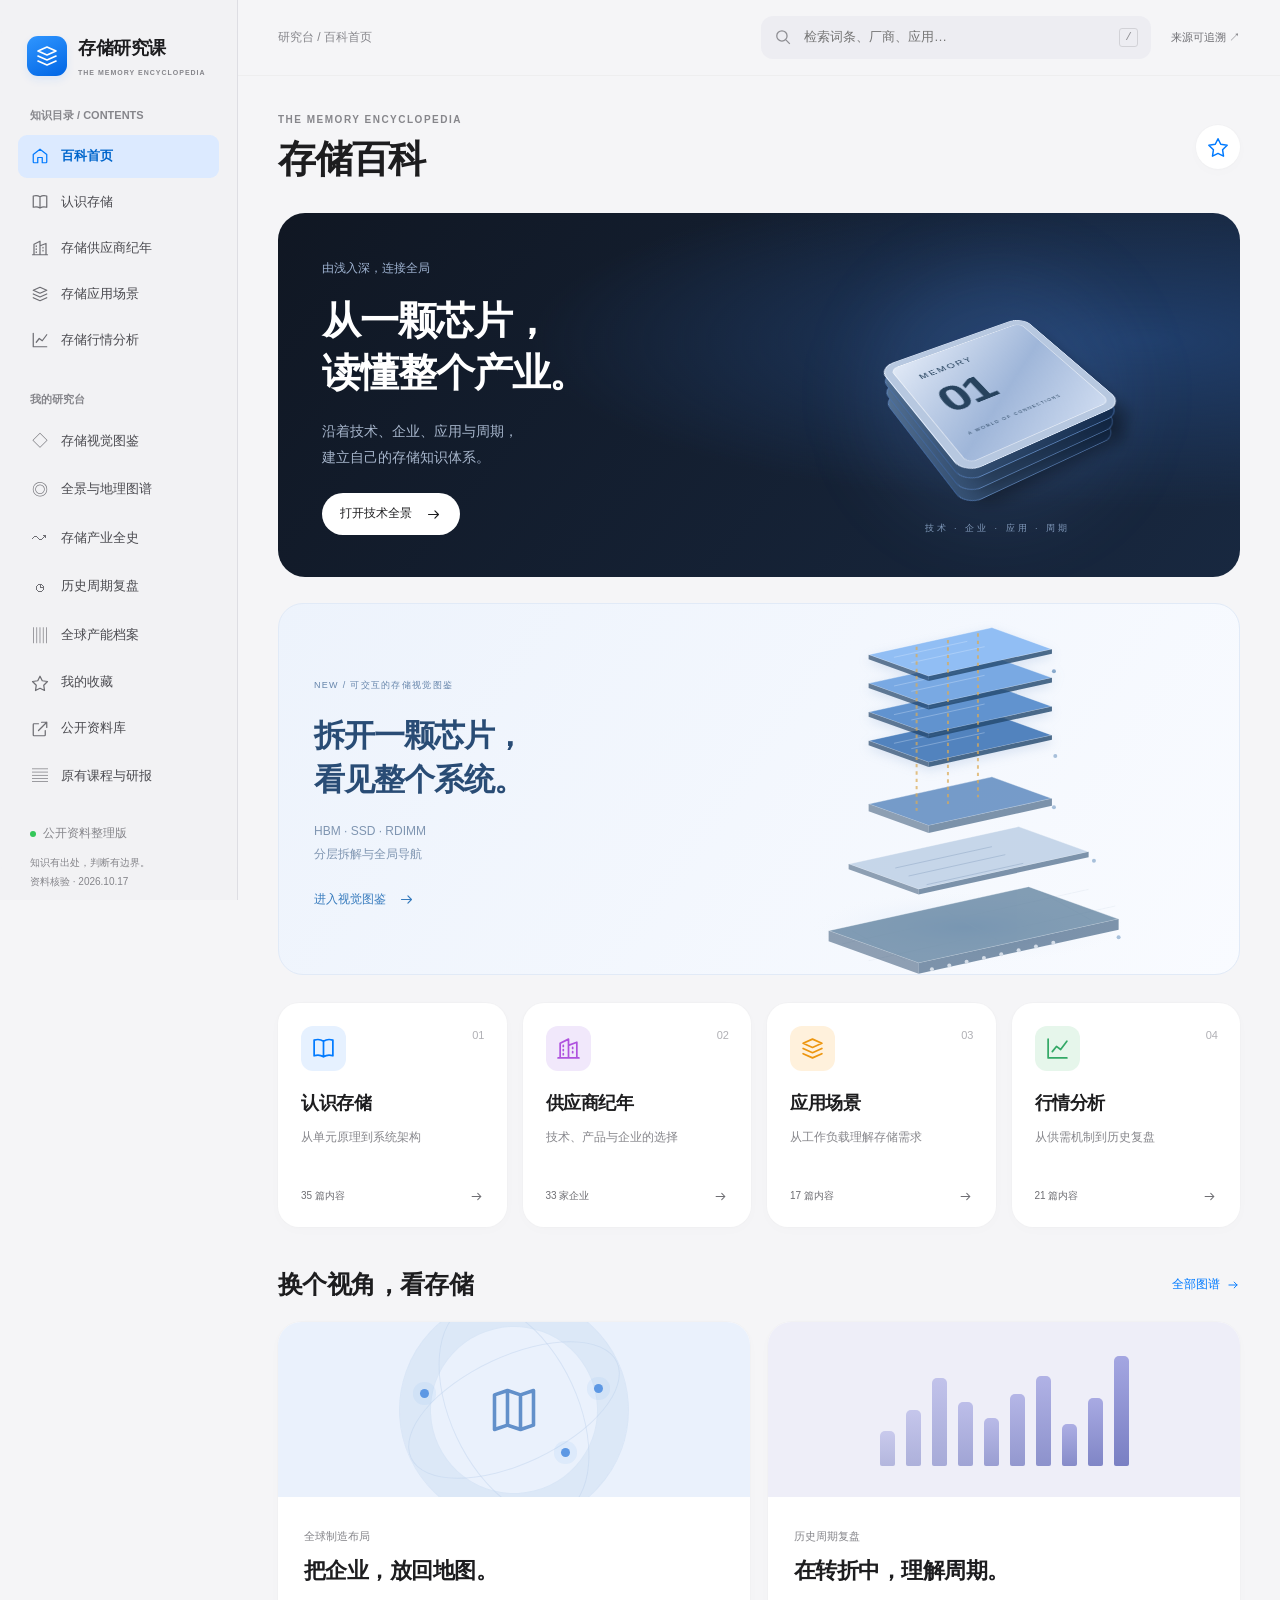
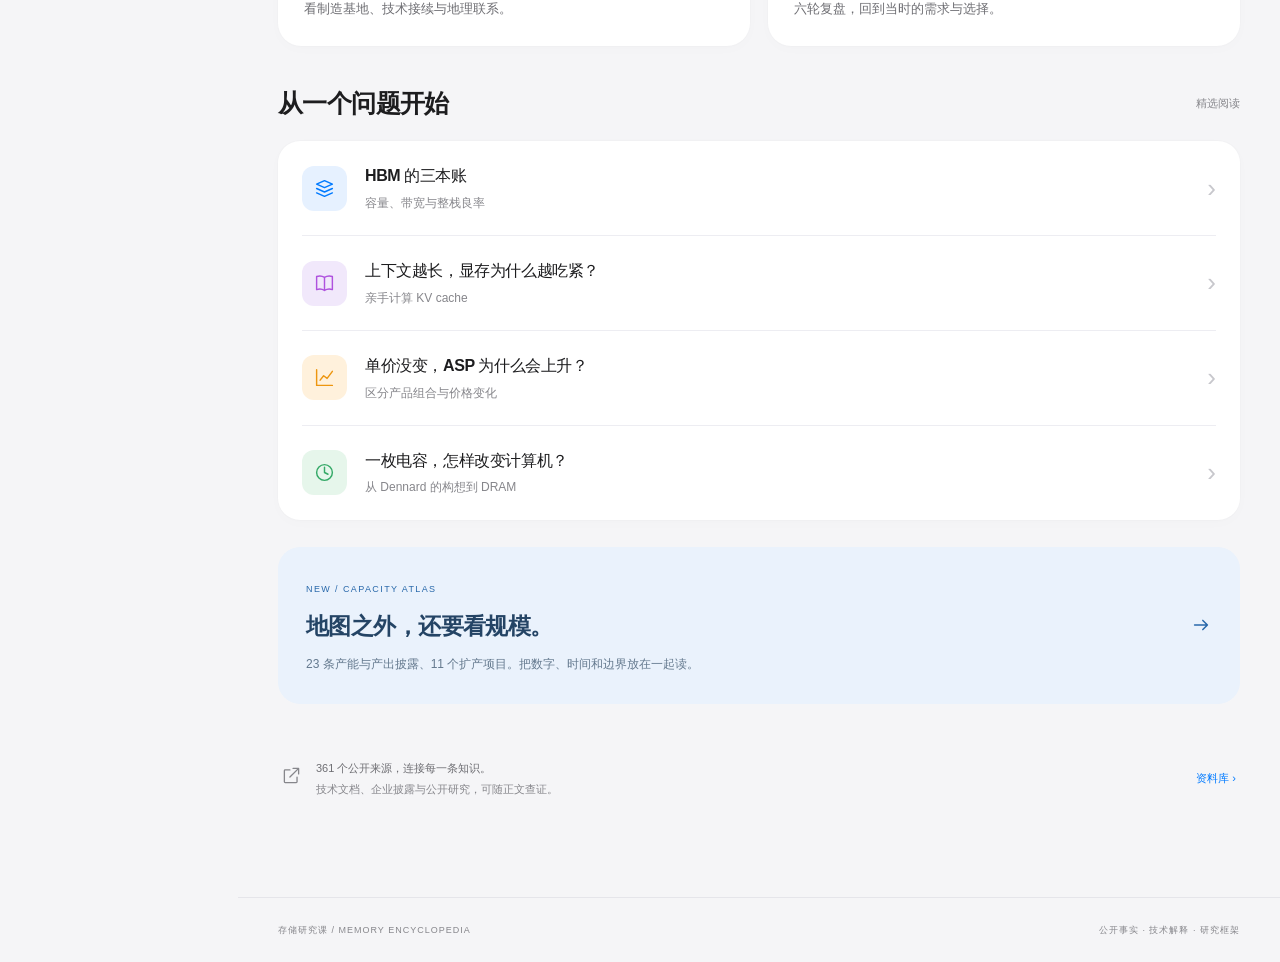
<file: index.html>
<!DOCTYPE html>
<html lang="zh-CN"><head><meta charset="utf-8"/><meta content="width=device-width,initial-scale=1,viewport-fit=cover" name="viewport"/><meta content="#f5f5f7" name="theme-color"/><meta content="存储研究课·百科：认识存储、存储供应商纪年、存储应用场景、存储行情分析。检索公开资料，追溯关键来源。" name="description"/><title>存储百科 · 存储研究课</title><link href="./favicon.svg" rel="icon"/><link href="./encyclopedia.css" rel="stylesheet"/><link href="./atlas.css" rel="stylesheet"/><link href="./dossier.css" rel="stylesheet"/><link href="./apple-ui.css" rel="stylesheet"/><link href="./coverage.css" rel="stylesheet"/><link href="./visual-lab.css" rel="stylesheet"/><link href="./scenario-capability.css" rel="stylesheet"/></head><body><a class="skip" href="#main">跳至正文</a><aside id="sidebar"><a class="brand" href="#home"><span class="brand-icon">M</span><span>存储研究课<small>THE MEMORY ENCYCLOPEDIA</small></span></a><div class="nav-label">知识目录 / CONTENTS</div><nav aria-label="百科目录"><a data-nav="home" href="#home"><span>⌂</span>百科首页</a><a data-nav="basics" href="#basics"><span>01</span>认识存储</a><a data-nav="vendors" href="#vendors"><span>02</span>存储供应商纪年</a><a data-nav="apps" href="#apps"><span>03</span>存储应用场景</a><a data-nav="market" href="#market"><span>04</span>存储行情分析</a></nav><div class="nav-label">我的研究台</div><nav><a href="#visuals/hbm"><span>◇</span>存储视觉图鉴</a><a href="#atlas/world"><span>◎</span>全景与地理图谱</a><a href="#history"><span>↝</span>存储产业全史</a><a href="#cycles"><span>◷</span>历史周期复盘</a><a href="#capacity"><span>▥</span>全球产能档案</a><a data-nav="saved" href="#saved"><span>☆</span>我的收藏</a><a data-nav="sources" href="#sources"><span>↗</span>公开资料库</a><a href="./archive.html"><span>▤</span>原有课程与研报</a></nav><div class="sidebar-foot"><span class="status-dot"></span>公开资料整理版<p>知识有出处，判断有边界。<br/>资料核验 · 2026.10.17</p></div></aside><div class="shell"><header><a class="mobile-title" href="#home">存储百科</a><div class="breadcrumb" id="breadcrumb">研究台 / 百科首页</div><form id="searchForm" role="search"><svg aria-hidden="true" fill="none" stroke="currentColor" stroke-width="1.6" viewbox="0 0 24 24"><circle cx="10" cy="10" r="6.5"></circle><path d="m15 15 5 5"></path></svg><input aria-label="检索百科" autocomplete="off" id="searchInput" placeholder="检索词条、厂商、应用…" type="search"/><kbd>/</kbd></form><a class="source-top" href="#sources">来源可追溯 ↗</a></header><main id="main" tabindex="-1"></main><footer><span>存储研究课 / MEMORY ENCYCLOPEDIA</span><span>公开事实 · 技术解释 · 研究框架</span></footer></div><div id="notice" role="status"></div><script src="./encyclopedia-data.js"></script><script src="./encyclopedia.js"></script><script src="./depth.js"></script><script src="./world-land.js"></script><script src="./atlas-data.js"></script><script src="./atlas.js"></script><script src="./research-data.js"></script><script src="./dossier.js"></script><script src="./apple-ui.js"></script><script src="./capacity-data.js"></script><script src="./coverage.js"></script><script src="./coverage-visuals.js"></script><script src="./visual-lab.js"></script><script src="./scenario-engine.js"></script><script src="./capability-engine.js"></script></body></html>
</file>
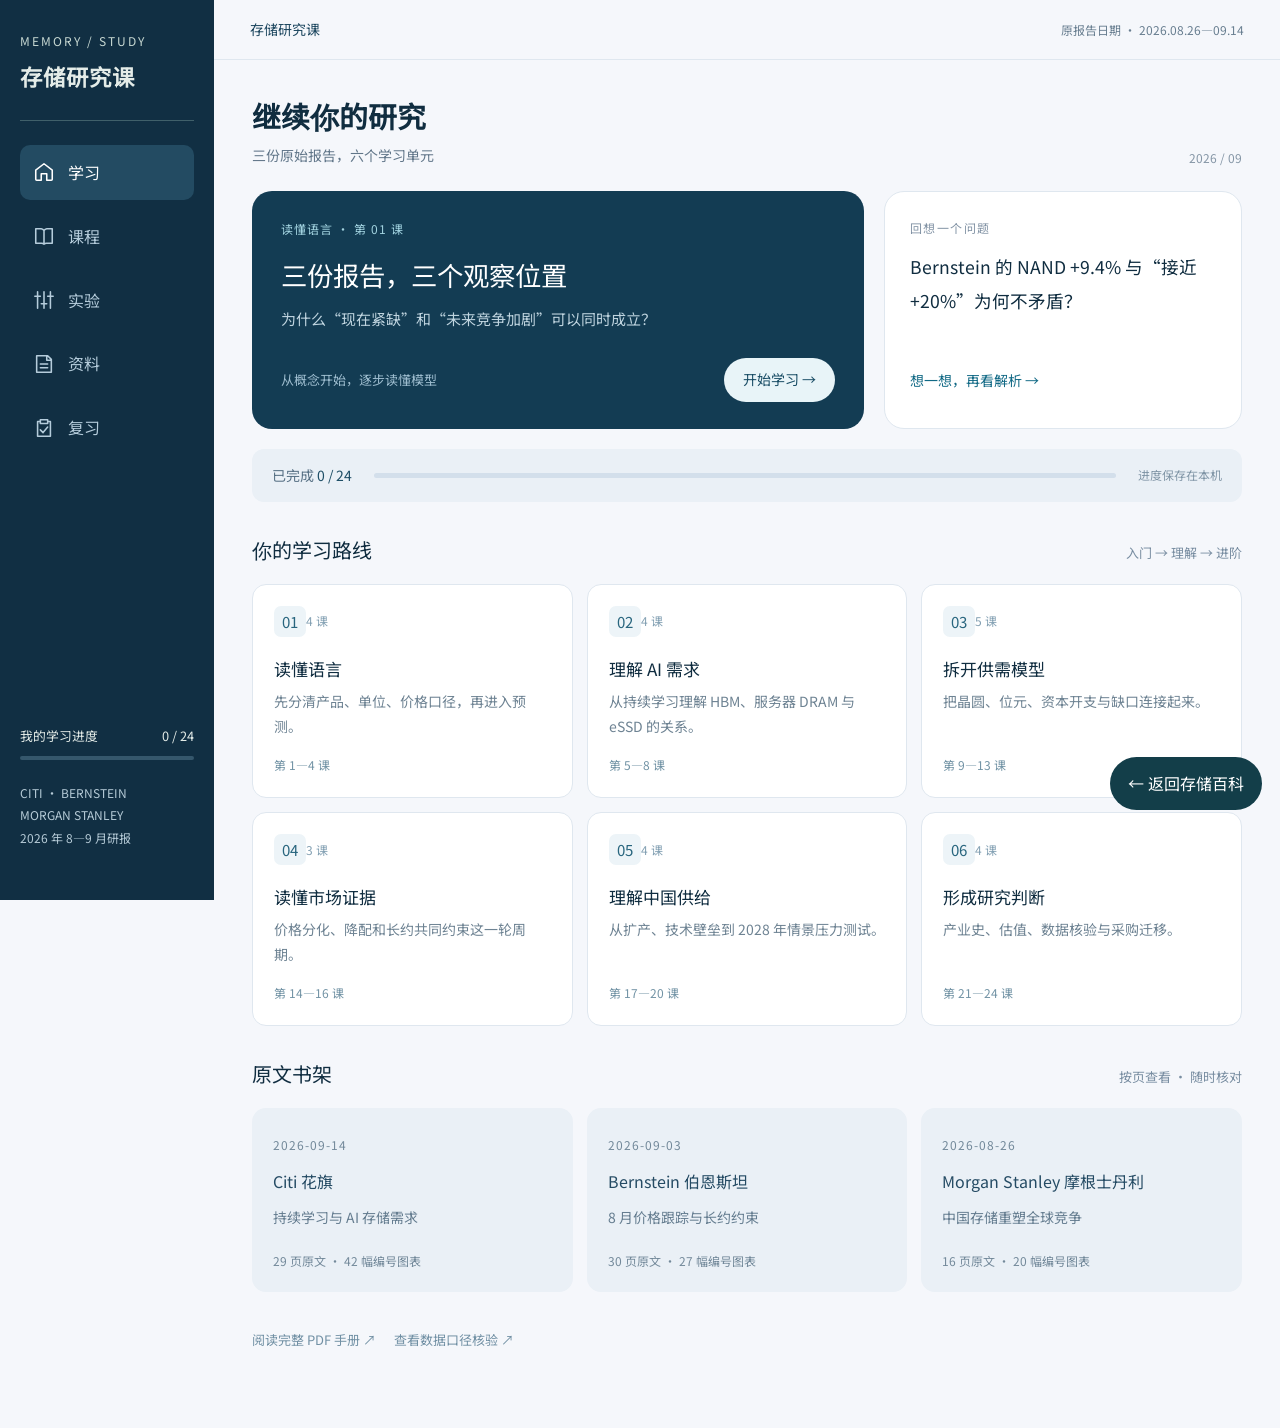
<file: archive.html>
<!DOCTYPE html>
<html lang="zh-CN"><head><meta charset="utf-8"/><meta content="width=device-width,initial-scale=1,viewport-fit=cover" name="viewport"/><meta content="#133e49" name="theme-color"/><meta content="24课系统学习存储产业：AI需求、价格证据与中国供给。包含原文图表、交互实验与复习。" name="description"/><title>存储研究课</title><link href="./base.css" rel="stylesheet"/><link href="./app.css" rel="stylesheet"/><link href="./favicon.svg" rel="icon" type="image/svg+xml"/></head><body><a href="./index.html" style="position:fixed;right:18px;bottom:90px;z-index:1000;padding:12px 18px;background:#133e49;color:white;border-radius:30px;text-decoration:none">← 返回存储百科</a>
<aside class="sidebar"><div class="brand">MEMORY / STUDY</div><div class="brand-title">存储研究课</div><div class="brand-line"></div><nav aria-label="主导航" class="nav"><button class="active" data-route="home"><span class="nav-num">01</span>学习地图</button><button data-route="course"><span class="nav-num">02</span>系统课程</button><button data-route="labs"><span class="nav-num">03</span>情景实验室</button><button data-route="sources"><span class="nav-num">04</span>原文研读</button><button data-route="review"><span class="nav-num">05</span>复习与术语</button></nav><div class="sidebottom"><div class="progress-label"><span>我的学习进度</span><span id="progressText">0 / 24</span></div><div class="progress-track"><div class="progress-fill" id="progressFill" style="width:0"></div></div><p style="margin-top:22px">CITI · BERNSTEIN<br/>MORGAN STANLEY<br/>2026 年 8—9 月研报</p></div></aside>
<main class="main"><header class="topbar"><span class="fulltitle">存储周期的三重视角 <b> / 从入门到进阶</b></span><span class="mobile-brand">存储研究课</span><span>原报告日期 · 2026.08.26—09.14</span></header><div class="container" id="app"></div></main>
<dialog class="dialog" id="sourceDialog"><div class="dialog-head"><h3 id="dialogTitle">原文研读</h3><button aria-label="关闭原文" id="closeDialog">×</button></div><div class="dialogbody" id="dialogBody"></div></dialog><div class="toast" id="toast" role="status"></div>
<script src="./app.js"></script><script src="./experience.js"></script></body></html>
</file>
<file: encyclopedia.css>
:root{--ink:#173d49;--muted:#6d818b;--green:#157a75;--line:#dce6e8;--bg:#f5f8f9;--accent:#d6ece6}*{box-sizing:border-box}body{margin:0;background:var(--bg);color:var(--ink);font-family:-apple-system,BlinkMacSystemFont,'PingFang SC','Microsoft YaHei',sans-serif;font-size:15px;line-height:1.65}a{color:inherit;text-decoration:none}button,input,select{font:inherit}button,a,input,select{ -webkit-tap-highlight-color:transparent}button{cursor:pointer}button:focus-visible,a:focus-visible,input:focus-visible,select:focus-visible{outline:3px solid #4fada8;outline-offset:4px}button{color:inherit}p{margin:0 0 18px}h1,h2,h3{line-height:1.4;margin:0;font-weight:600}h1{font-size:36px;letter-spacing:-1px}h2{font-size:21px}h3{font-size:18px}.skip{position:fixed;left:20px;top:-60px;z-index:20;background:white;padding:10px}.skip:focus{top:10px}#sidebar{position:fixed;inset:0 auto 0 0;width:242px;background:#fff;border-right:1px solid var(--line);padding:36px 23px;display:flex;flex-direction:column;z-index:10}.brand{display:flex;align-items:center;gap:12px;font-size:19px;font-weight:650;letter-spacing:.4px}.brand-icon{display:grid;place-items:center;background:var(--ink);color:white;width:39px;height:43px;border-radius:10px;font-family:Georgia;font-size:26px}.brand small{display:block;font-size:8px;letter-spacing:1.5px;color:var(--muted);margin-top:4px}.nav-label{font-size:10px;letter-spacing:1.6px;color:#85969e;margin:43px 14px 12px}nav{display:grid;gap:6px}nav a{padding:13px 14px;display:flex;align-items:center;gap:14px;border-radius:9px;font-size:14px;color:#57717d}nav a span{font-size:12px;width:20px;color:#8b9fa8;font-variant-numeric:tabular-nums}nav a:hover{background:#f1f6f7}nav a.active{background:#e8f2f0;color:#176f68;font-weight:600}nav a.active span{color:#208d80}.sidebar-foot{margin-top:auto;padding:30px 14px 0;font-size:12px;color:#758b93}.sidebar-foot p{font-size:11px;line-height:1.9;margin:10px 0 0}.status-dot{display:inline-block;width:6px;height:6px;border-radius:50%;background:#3d9c84;margin-right:7px}.shell{margin-left:242px}header{height:82px;padding:0 44px;display:flex;align-items:center;gap:28px;border-bottom:1px solid var(--line);background:#ffffffd9;position:sticky;top:0;backdrop-filter:blur(18px);z-index:5}.breadcrumb{font-size:12px;color:#80949e;white-space:nowrap}#searchForm{display:flex;align-items:center;margin-left:auto;max-width:420px;width:46%;background:#f2f6f7;border:1px solid #e2e9eb;border-radius:9px;padding:9px 12px;gap:9px}#searchForm svg{width:19px;height:19px;flex-shrink:0;color:#7c939d}#searchInput{background:none;border:0;width:100%;outline:none;font-size:13px;color:var(--ink);min-width:0}kbd{font-size:11px;color:#94a3ab;border:1px solid #d8e1e6;border-radius:3px;padding:0 5px}.source-top{font-size:11px;white-space:nowrap;color:#61847f}.mobile-title{display:none}main{max-width:1330px;margin:auto;padding:40px 44px 60px;min-height:calc(100vh - 150px)}.eyebrow{font-size:10px;letter-spacing:2.5px;color:#6a9997;text-transform:uppercase;margin-bottom:18px}.hero{display:grid;grid-template-columns:1.25fr 1fr;gap:35px;align-items:center;padding:25px 0 34px}.hero h1{font-size:46px;font-weight:600;letter-spacing:-1.5px;line-height:1.3}.hero h1 span{color:#468a82}.hero p{max-width:510px;color:#748993;line-height:1.9;margin:22px 0;font-size:14px}.btn{display:inline-flex;align-items:center;justify-content:center;gap:18px;border:0;border-radius:8px;background:var(--ink);padding:11px 20px;color:#fff;font-size:13px;min-height:44px}.btn.secondary{background:#e9f0f1;color:#527480}.btn.light{background:#fff;color:#326f6a}.actions{display:flex;gap:12px;flex-wrap:wrap}.architecture{padding:26px 22px 22px;position:relative;background:linear-gradient(145deg,#e7f1ef,#edf3f7);border:1px solid #e0e9e8;border-radius:16px}.architecture .cap{font-size:10px;letter-spacing:1.5px;color:#7f989f;margin-bottom:25px}.layer{display:grid;grid-template-columns:75px 1fr auto;gap:12px;align-items:center;padding:14px 16px;border-radius:8px;background:#fff9;margin:10px 0;border:1px solid #fff;font-size:12px}.layer strong{font-size:17px;font-weight:600}.layer small{font-size:10px;color:#82969a}.layer em{font-style:normal;color:#6a898b;font-size:11px}.layer:nth-of-type(2){margin-left:35px;background:#1f5d60;color:#fff;border-color:transparent}.layer:nth-of-type(2) small,.layer:nth-of-type(2) em{color:#bdd4d3}.layer:nth-of-type(3){margin-left:18px;background:#cce1dc}.architecture .note{font-size:10px;color:#809496;margin-top:19px;display:flex;justify-content:space-between}.stats{display:flex;gap:35px;padding:19px 0 29px;border-bottom:1px solid var(--line);margin-bottom:30px}.stats strong{font-size:23px;font-weight:500;margin-right:8px}.stats span{font-size:11px;color:#8498a1}.section-head{display:flex;justify-content:space-between;align-items:center;margin:32px 0 18px;gap:12px}.section-head small,.section-head a{font-size:11px;color:#7c939d}.grid{display:grid;grid-template-columns:repeat(2,minmax(0,1fr));gap:17px}.section-card{position:relative;display:block;border:1px solid var(--line);border-radius:13px;background:white;padding:25px;transition:transform .18s,border-color .18s}.section-card:hover,.entry-card:hover{transform:translateY(-2px);border-color:#8fbab3}.section-card .meta{display:flex;justify-content:space-between;font-size:10px;letter-spacing:1.2px;color:#77938f;margin-bottom:18px}.section-card h2{font-size:22px;margin-bottom:9px}.section-card p{color:#7b8e97;font-size:13px;margin:0 0 23px;max-width:360px;line-height:1.9}.tags{display:flex;flex-wrap:wrap;gap:7px}.tags span,.pill{display:inline-block;border:1px solid #e1e9e9;padding:3px 9px;border-radius:5px;font-size:10px;color:#6e898f;background:#f7faf9}.card-arrow{position:absolute;right:24px;bottom:24px;color:#6c9691}.home-bottom{display:grid;grid-template-columns:1.35fr 1fr;gap:22px;margin-top:28px}.feature{background:#e8f1ee;border-radius:13px;padding:25px}.feature .eyebrow{margin-bottom:12px}.feature h3{font-size:21px}.feature p{font-size:13px;color:#6b8588;margin:12px 0 18px}.quick-links{border:1px solid var(--line);border-radius:13px;padding:22px;background:#fff}.quick-links h3{font-size:15px;margin-bottom:15px}.quick-links a{display:flex;justify-content:space-between;padding:10px 0;border-bottom:1px solid #edf1f2;font-size:12px;color:#607d88}.quick-links a:last-child{border:0}.page-head{margin-bottom:28px}.page-head p{margin:15px 0 0;max-width:700px;color:#7c9098;font-size:14px}.page-head .eyebrow{margin-bottom:12px}.chips{display:flex;flex-wrap:wrap;gap:9px;margin:18px 0 24px}.chip{border:1px solid var(--line);background:white;border-radius:7px;padding:8px 14px;font-size:12px;min-height:38px}.chip.active{background:var(--ink);border-color:var(--ink);color:white}.entry-grid{display:grid;grid-template-columns:repeat(3,minmax(0,1fr));gap:16px}.entry-card{display:flex;flex-direction:column;border:1px solid var(--line);border-radius:11px;padding:23px;background:white;transition:.18s;min-height:188px}.entry-card .entry-en{font-size:10px;color:#88a2aa;letter-spacing:.6px;margin-bottom:15px}.entry-card h3{font-size:17px;line-height:1.5}.entry-card p{font-size:12px;color:#7b9099;line-height:1.9;margin:10px 0 19px}.entry-card .card-bottom{margin-top:auto;font-size:10px;color:#4f8c82;display:flex;justify-content:space-between;gap:12px}.back{font-size:12px;color:#73908e;display:inline-block;margin-bottom:25px}.reader-layout{display:grid;grid-template-columns:minmax(0,1fr) 200px;gap:36px}.reader{max-width:800px;background:white;border:1px solid var(--line);border-radius:14px;padding:36px}.reader h1{font-size:30px}.reader .desc{font-size:17px;color:#6f8a94;line-height:1.9;margin:18px 0 25px}.reader p{font-size:16px;line-height:2.05;color:#3e5c69;margin-bottom:24px}.reader-meta{display:flex;justify-content:space-between;align-items:center;gap:15px;border-bottom:1px solid var(--line);padding-bottom:18px;margin-bottom:28px;font-size:11px;color:#8ba0a7}.reader h2{font-size:18px;margin:32px 0 16px}.reader .takeaway{background:#edf5f1;border-left:3px solid #6ba597;padding:20px;border-radius:0 8px 8px 0;color:#426e66;font-size:14px;line-height:1.9}.takeaway small{display:block;font-size:10px;color:#85a198;letter-spacing:1px;margin-bottom:6px}.side-note{font-size:12px;color:#7e9299;line-height:1.9}.side-note h3{font-size:13px;color:#436774;margin:16px 0}.side-note a{display:block;border-bottom:1px solid var(--line);padding:11px 0}.side-note .pill{margin:3px}.ref{display:block;padding:13px 0;border-bottom:1px solid var(--line);font-size:12px;color:#477b7e}.ref small{display:block;font-size:10px;color:#8ba0a7;margin-top:4px}.ref:hover{text-decoration:underline}.table-wrap{overflow-x:auto;border:1px solid var(--line);border-radius:8px;margin:25px 0}table{border-collapse:collapse;width:100%;font-size:13px;white-space:normal}th,td{padding:14px 16px;text-align:left;border-bottom:1px solid var(--line);min-width:90px}th{background:#edf4f3;color:#507c78;font-weight:500}tr:last-child td{border:0}.timeline{border-left:1px solid #bcd5d1;margin:20px 0 0 9px;padding-left:28px}.event{position:relative;padding:0 0 27px}.event:before{content:'';position:absolute;left:-33px;top:8px;width:8px;height:8px;border-radius:50%;background:#78a69c;border:2px solid var(--bg)}.event .year{font-size:22px;color:#5c9187;margin-bottom:8px;font-variant-numeric:tabular-nums}.event .event-box{background:white;border:1px solid var(--line);padding:20px 23px;border-radius:9px}.event h3{font-size:15px}.event p{margin:8px 0;font-size:13px;color:#708992}.event a{font-size:11px;color:#5c938a}.toolbar{display:flex;align-items:center;gap:12px;flex-wrap:wrap;margin-bottom:22px}.toolbar select{border:1px solid var(--line);background:white;border-radius:6px;padding:9px 30px 9px 12px;font-size:12px;color:#557783}.metrics{display:grid;grid-template-columns:repeat(3,minmax(0,1fr));gap:16px;margin:24px 0}.metric{padding:23px;background:#eaf2ef;border:1px solid #d8e7e0;border-radius:11px}.metric small{font-size:11px;color:#6d9287}.metric strong{display:block;font-size:29px;font-weight:500;color:#337d6a;margin:8px 0}.metric span{display:block;font-size:11px;color:#80988f}.disclaimer{font-size:12px;line-height:1.9;color:#80939b;padding:15px 19px;border:1px solid var(--line);border-radius:8px;margin:20px 0}.calculator{background:#eff5f4;padding:22px;border-radius:10px;margin:25px 0}.calculator h3{font-size:16px;margin-bottom:18px}.calc-inputs{display:grid;grid-template-columns:repeat(3,1fr);gap:12px}.calc-inputs label{font-size:11px;color:#728e8c}.calc-inputs select,.calc-inputs input{width:100%;background:white;border:1px solid #ccddda;border-radius:6px;padding:9px;margin-top:7px;color:#325e5b}.calc-output{margin-top:18px;display:flex;gap:30px;color:#537a74;font-size:12px}.calc-output strong{display:block;font-size:27px;color:#286f64}.calc-formula{font-size:11px;color:#809b94;margin-top:15px}.source-row{padding:20px 0;border-bottom:1px solid var(--line);display:flex;justify-content:space-between;gap:20px}.source-row h3{font-size:14px}.source-row small{font-size:11px;color:#8ba0a7}.source-row a{font-size:12px;color:#548a80;white-space:nowrap}.empty{text-align:center;padding:65px 20px;color:#80979f;background:white;border:1px dashed var(--line);border-radius:12px}.empty h2{color:#497280;margin-bottom:12px}.empty p{font-size:13px}.path{display:grid;grid-template-columns:repeat(3,1fr);gap:14px;margin:25px 0}.path a{background:#e9f2f0;padding:18px;border-radius:9px;font-size:13px}.path a small{display:block;font-size:10px;color:#8aa39d;margin-bottom:9px}.market-cycle{display:grid;grid-template-columns:repeat(4,1fr);gap:12px;margin:26px 0}.market-cycle div{border-top:2px solid #9cbfb4;background:#fff;padding:18px;font-size:13px}.market-cycle small{display:block;font-size:11px;color:#8ba2a8;margin-top:10px}footer{max-width:1330px;margin:auto;padding:24px 44px;border-top:1px solid var(--line);display:flex;justify-content:space-between;gap:20px;font-size:9px;color:#97a9af;letter-spacing:1px}#notice{position:fixed;left:50%;bottom:30px;z-index:20;transform:translateX(-50%);background:var(--ink);color:white;padding:12px 22px;border-radius:10px;font-size:13px;display:none}.search-result-label{font-size:12px;color:#80959f;margin-bottom:18px}.search-result em{font-style:normal;background:#e0eee5;color:#24665d} @media(min-width:1500px){main{padding-top:48px}.hero{gap:70px}.hero h1{font-size:52px}}@media(max-width:1150px){#sidebar{width:214px;padding:29px 15px}.shell{margin-left:214px}header{padding:0 28px;gap:15px}.source-top{display:none}main{padding:30px 28px 50px}.entry-grid{grid-template-columns:repeat(2,minmax(0,1fr))}.hero h1{font-size:38px}.layer{grid-template-columns:60px 1fr;padding:12px}.layer em{display:none}.reader-layout{grid-template-columns:1fr}.side-note{display:none}.stats{gap:24px}.brand{font-size:17px}.brand small{font-size:7px}.metrics{gap:10px}.metric strong{font-size:24px}}
@media(max-width:760px){#sidebar{position:sticky;top:65px;width:100%;padding:0;background:#fff;display:block;overflow-x:auto;border-right:0;border-bottom:1px solid var(--line);height:54px;z-index:7}#sidebar .brand,#sidebar .nav-label,#sidebar .sidebar-foot,#sidebar nav:nth-of-type(2){display:none}#sidebar nav{display:flex;gap:3px;padding:6px 12px;width:max-content}#sidebar nav a{padding:8px 11px;font-size:12px;border-radius:6px;white-space:nowrap}#sidebar nav a span{display:none}#sidebar nav a:first-child{display:none}.shell{margin-left:0}header{position:fixed;top:0;left:0;right:0;height:65px;padding:0 18px;gap:15px;z-index:9}.breadcrumb{display:none}.mobile-title{display:block;font-size:17px;font-weight:600;white-space:nowrap}#searchForm{width:auto;flex:1;padding:7px 9px;max-width:none}#searchInput{font-size:12px}kbd{display:none}body{padding-top:65px}main{padding:26px 19px 45px}.hero{grid-template-columns:1fr;padding:7px 0 24px;gap:28px}.hero h1{font-size:37px;line-height:1.35}.hero p{font-size:13px;margin:17px 0}.architecture{padding:19px 21px}.architecture .cap{margin-bottom:14px}.layer{grid-template-columns:70px 1fr auto;padding:10px 14px}.layer em{display:block}.architecture .note{margin-top:12px}.stats{gap:0;justify-content:space-between;padding:13px 0 22px;margin-bottom:24px}.stats strong{font-size:21px;display:block}.stats span{font-size:10px}.grid{grid-template-columns:1fr;gap:13px}.section-card{padding:22px}.section-card h2{font-size:20px}.section-card .meta{margin-bottom:13px}.section-card p{margin-bottom:17px}.section-head{margin:26px 0 15px}.section-head h2{font-size:19px}.home-bottom{grid-template-columns:1fr;gap:15px}.entry-grid{gap:11px}.entry-card{padding:18px 15px;min-height:185px}.entry-card h3{font-size:15px}.entry-card p{font-size:12px}.entry-en{overflow-wrap:anywhere}.page-head h1{font-size:29px}.page-head p{font-size:13px}.reader{padding:24px 19px;border-radius:11px}.reader h1{font-size:25px}.reader p{font-size:15px}.reader .desc{font-size:16px}.reader-meta{align-items:flex-start;flex-direction:column}.metrics{grid-template-columns:1fr 1fr}.metric:last-child{grid-column:1/-1}.metric strong{font-size:25px}.market-cycle{grid-template-columns:1fr 1fr}.path{grid-template-columns:1fr;gap:8px}.path a{padding:14px 18px}.path a small{margin-bottom:4px}.source-row{gap:12px}.source-row a{font-size:11px}.calc-inputs{gap:8px}.calc-inputs label{font-size:10px}.calc-inputs input,.calc-inputs select{padding:8px 5px}.calc-output{gap:15px}.calc-output strong{font-size:23px}footer{padding:22px 19px;display:block}footer span{display:block;margin:4px 0}.event .event-box{padding:16px}.eyebrow{font-size:9px;letter-spacing:1.8px}.section-head small{font-size:10px}}
@media(prefers-reduced-motion:reduce){*{scroll-behavior:auto!important;transition:none!important}}
/* Extended encyclopedia reading system */
.reader-layout{grid-template-columns:minmax(0,1fr) 230px;align-items:start}.reader{max-width:850px;padding:40px 44px}.reader p{font-size:16px;line-height:1.95;letter-spacing:.012em;margin:20px 0;text-align:justify;overflow-wrap:anywhere}.reader .desc{line-height:1.85}.chapter{scroll-margin-top:95px;border-top:1px solid #e1e8e8;padding-top:34px;margin-top:36px}.chapter h2{margin:6px 0 20px;font-size:25px;line-height:1.45}.chapter-no{font-size:10px;letter-spacing:2px;color:#6c858a;font-weight:700}.section-refs{margin:23px 0 0;background:#f5f8f7;border:1px solid #e1e9e6;border-radius:9px;padding:12px 16px}.section-refs summary{cursor:pointer;color:#557168;font-size:12px}.section-refs .ref{font-size:12px;background:transparent;padding:10px 0;line-height:1.65}.side-note{position:sticky;top:94px;max-height:calc(100vh - 115px);overflow:auto}.toc-heading{font-size:14px;font-weight:700;border-bottom:1px solid #dce5e4;padding-bottom:15px}.toc-heading small{display:block;font-size:9px;letter-spacing:1.3px;color:#819393;margin-top:5px}.toc{display:grid;gap:3px;margin:15px 0 26px}.toc button{display:flex;gap:10px;background:none;border:0;text-align:left;padding:10px 3px;font:inherit;font-size:12px;line-height:1.6;color:#5a6e74;cursor:pointer;border-radius:5px}.toc button:hover{background:#eaf1ed;color:#123f49}.toc button span{font-size:10px;color:#8a9c9e;padding-top:2px}.mobile-toc{display:none}.group-tabs{display:flex;flex-wrap:wrap;gap:9px;margin:24px 0 32px}.directory-group{scroll-margin-top:100px;margin:38px 0}.directory-group .section-head h2 span{font-size:13px;color:#91a4a3;margin-right:12px}.volume-note{display:flex;align-items:center;gap:22px;border-block:1px solid #dce5e4;padding:19px 0;font-size:13px;color:#718186}.volume-note strong{color:#25474d}.related-list{display:grid;gap:10px}.related-list a{display:block;border:1px solid #dce6e3;border-radius:8px;padding:16px 18px}.related-list strong{font-size:14px;display:block}.related-list span{display:block;color:#6a7e83;font-size:12px;line-height:1.7;margin-top:6px}.reader .timeline{margin-top:26px}.reader .event{grid-template-columns:64px 1fr}.reader .event-box{padding:18px}.reader .event-box h3{font-size:14px}.reader .event-box p{font-size:14px;line-height:1.85;margin:12px 0}.reader .year{font-size:18px}.reader .table-wrap{max-width:100%;overflow-x:auto}.reader table{font-size:13px;min-width:480px}.reader td{line-height:1.8;padding:14px 15px;vertical-align:top}.edition-note{border-left:3px solid #59867a;background:#eef4f0;padding:22px 26px;margin-top:24px}.edition-note strong{font-size:14px}.edition-note p{font-size:13px;line-height:1.9;color:#617676;margin:7px 0 0}.reading-routes{margin-top:40px}.vendor-models{background:white;border:1px solid #dce5e3;padding:28px;border-radius:14px;margin-top:32px}.vendor-models p{font-size:13px;line-height:1.8;color:#728186}.source-row h3{overflow-wrap:anywhere}.source-row>a{white-space:nowrap}.source-row{gap:20px}.entry-card p{line-height:1.8}.group-tabs button{cursor:pointer}.reader-meta{flex-wrap:wrap;gap:12px}
@media(min-width:1500px){.reader-layout{grid-template-columns:minmax(0,850px) 230px;gap:40px}.reader{padding:46px 54px}}
@media(max-width:1150px){.reader-layout{grid-template-columns:1fr}.side-note{display:none}.mobile-toc{display:block;border:1px solid #d9e4df;border-radius:8px;padding:14px 18px;margin:25px 0;font-size:13px;background:#f6f9f7}.mobile-toc summary{cursor:pointer;color:#31594f}.mobile-toc .toc{margin-bottom:0}.reader{max-width:none}}
@media(max-width:650px){.reader{padding:25px 21px}.reader p{font-size:15px;line-height:1.95}.chapter{padding-top:25px;margin-top:28px;scroll-margin-top:145px}.chapter h2{font-size:22px}.reader .event{grid-template-columns:44px 1fr;gap:9px}.reader .event-box{padding:13px}.reader .year{font-size:15px}.volume-note{display:block;line-height:1.8}.volume-note span{display:block;margin-top:5px}.group-tabs{gap:7px}.group-tabs .chip{font-size:11px}.source-row{align-items:flex-start}.source-row>a{font-size:11px}.vendor-models{padding:20px}.directory-group{scroll-margin-top:140px}.edition-note{padding:18px}.reader h1{overflow-wrap:anywhere}}
</file>
<file: atlas.css>
.atlas-home-nav{display:grid;grid-template-columns:repeat(4,1fr);gap:12px;margin:0 0 36px}.atlas-home-nav a{background:#f0f5f1;border:1px solid #cfdfd7;border-radius:12px;padding:22px 20px;transition:transform .18s,background .18s}.atlas-home-nav a:hover{background:#e4eee7;transform:translateY(-3px)}.atlas-home-nav span{display:block;color:#6c8b80;font-size:9px;letter-spacing:1.4px}.atlas-home-nav strong{font-size:18px;display:block;margin:14px 0 9px;color:#234a41}.atlas-home-nav small{color:#70887e;font-size:12px}.knowledge-figure{margin:30px 0 36px;border:1px solid #d5e2db;border-radius:14px;overflow:hidden;background:#fbfdfb;color:#254942;min-width:0}.diagram-heading{padding:24px 27px 13px}.diagram-heading>span{font-size:9px;letter-spacing:2px;color:#7b968a;font-weight:700}.diagram-heading h3{margin:9px 0 8px;font-size:21px;line-height:1.5}.diagram-heading p,.reader .diagram-heading p{font-size:13px;line-height:1.8;color:#6a817a;margin:0;text-align:left}.diagram-canvas{padding:10px 15px 5px;overflow-x:auto}.diagram-canvas svg{width:100%;display:block;font-family:inherit;fill:#2a4b44}.knowledge-figure figcaption{border-top:1px solid #e1eae5;padding:13px 25px;font-size:11px;line-height:1.8;color:#84938d;background:#f5f8f4}.taxonomy{padding:8px 24px 25px}.tax-row{display:grid;grid-template-columns:100px 1fr 1fr;gap:12px}.tax-label{display:flex;align-items:center;font-size:11px;font-weight:700;color:#6e857b}.tax-group{background:#e7f0e9;border-radius:9px;padding:17px}.tax-group.warm{background:#f1e9dc}.tax-group strong{font-size:12px}.tax-group>div{display:flex;flex-wrap:wrap;gap:6px;margin-top:11px}.tax-group a{background:#fff9;border-radius:5px;padding:7px 8px;font-size:11px;color:#456557;white-space:nowrap}.tax-group a:hover{background:white}.tax-connector{padding:14px 0;text-align:center;font-size:10px;color:#87988e}.metric-explainer{display:grid;grid-template-columns:repeat(3,1fr);gap:12px;padding:16px 24px 25px}.metric-explainer>div{padding:20px;background:#edf4ee;border-radius:9px}.metric-explainer span{font-size:9px;color:#7f9a8b;letter-spacing:1px}.metric-explainer h4{font-size:24px;margin:13px 0}.metric-explainer p,.reader .metric-explainer p{font-size:12px;line-height:1.9;text-align:left}.metric-explainer a{font-size:11px;color:#457863}.protection-layers{padding:13px 25px 25px;display:grid;gap:9px}.protection-layers>div{display:flex;gap:20px;align-items:center;background:#e3eee7;padding:17px 23px;border-left:4px solid #85ac93;border-radius:6px;font-size:13px}.protection-layers>div:nth-child(2){margin-left:15px}.protection-layers>div:nth-child(3){margin-left:30px}.protection-layers>div:nth-child(4){margin-left:45px}.protection-layers b{min-width:85px}.protection-layers span{font-size:12px;color:#5d7d6c}.diagram-tabs{display:flex;gap:7px;flex-wrap:wrap;padding:4px 25px 12px}.diagram-tabs button{cursor:pointer;font-size:11px}.application-insight{margin:0 25px 25px;padding:18px 22px;border-radius:9px;background:#f0e7d8}.application-insight strong{font-size:13px}.application-insight p,.reader .application-insight p{font-size:13px;line-height:1.9;margin:8px 0;text-align:left}.application-insight a{font-size:12px;color:#82612f}.atlas-tabs{display:flex;flex-wrap:wrap;gap:9px;margin:25px 0 33px}.atlas-prose{font-size:14px;line-height:2;color:#637872;max-width:850px}.map-toolbar{display:flex;justify-content:space-between;gap:15px;align-items:center;padding:20px;background:#fff;border:1px solid #dce7df;border-radius:14px 14px 0 0}.map-toolbar>div{display:flex;gap:8px}.map-toolbar button{cursor:pointer}.map-toolbar label{font-size:12px;color:#698077}.map-toolbar select{margin-left:8px;padding:9px;border:1px solid #d4e0d9;background:white;border-radius:6px;color:#42675b}.map-layout{display:grid;grid-template-columns:minmax(0,1.7fr) minmax(270px,1fr);background:white;border:1px solid #dce7df;border-top:0;border-radius:0 0 14px 14px;overflow:hidden}.geo-map{background:#eaf1f2;border-bottom:1px solid #d7e3df;height:460px}.geo-map svg{width:100%;height:100%;display:block}.map-point{cursor:pointer;outline:none}.map-point:hover circle,.map-point:focus circle{stroke:#123f49;stroke-width:.5}.map-legend{display:flex;flex-wrap:wrap;gap:16px;padding:18px 23px 0;font-size:10px;color:#69817c}.map-legend span{display:flex;align-items:center;gap:6px}.map-legend i,.site-item i{width:8px;height:8px;border-radius:50%;display:inline-block;flex-shrink:0}.map-note{font-size:10px;line-height:1.8;padding:0 23px 16px;color:#8b9994}.map-detail-card{padding:30px;border-left:1px solid #e0e9e4;min-height:100%}.map-detail-card h2{font-size:29px;line-height:1.5;color:#254f43;margin:20px 0 12px}.map-detail-card h3{font-size:15px;color:#6d887d}.map-detail-card p{font-size:14px;line-height:2;color:#657d72}.map-detail-card .section-refs{padding:10px}.site-directory{display:grid;grid-template-columns:repeat(3,1fr);gap:9px;margin:25px 0 30px}.site-item{display:flex;align-items:center;gap:11px;text-align:left;border:1px solid #dde6df;background:#fff;border-radius:9px;padding:15px;font-family:inherit;color:#456358;cursor:pointer}.site-item>span:nth-child(2){flex:1}.site-item strong{font-size:12px;display:block}.site-item small{font-size:10px;display:block;color:#8a9c92;line-height:1.6;margin-top:5px}.site-item:hover{background:#edf3ec}.atlas-callout{background:#e8efe8;border:1px solid #d1dfd4;padding:23px;border-radius:11px;display:flex;gap:17px;align-items:center;margin:20px 0 30px}.atlas-callout>div{flex:1}.atlas-callout strong{font-size:15px;color:#3b5e4b}.atlas-callout p{font-size:12px;line-height:1.8;color:#6d8675;margin-bottom:0}.history-intro{background:#173e35;color:#e7efe8;border-radius:13px;padding:31px 35px;max-width:1000px}.history-intro strong{font-size:22px;line-height:1.6}.history-intro p{font-size:14px;line-height:2;color:#bdcec1;max-width:860px;margin-bottom:0}.era-nav{display:flex;flex-wrap:wrap;gap:8px;margin:25px 0 35px}.era-nav button{font:inherit;font-size:11px;border:1px solid #d3dfd6;padding:9px 12px;border-radius:20px;background:#f8fbf7;color:#67806f;cursor:pointer}.era{display:grid;grid-template-columns:160px minmax(0,1fr);gap:35px;position:relative;padding:0 0 50px;scroll-margin-top:100px}.era:before{content:'';width:1px;background:#cbdccf;position:absolute;left:160px;top:0;bottom:0}.era-period{padding:15px 26px 0 0}.era-period span{display:block;font-size:10px;color:#9aaf9f;letter-spacing:3px;margin-bottom:14px}.era-period strong{font-size:24px;line-height:1.5;color:#52725c}.era>div:nth-child(2){background:#fff;border:1px solid #e0e7df;border-radius:12px;padding:28px 35px;max-width:900px}.era h2{font-size:25px;line-height:1.5;margin:0 0 18px;color:#2d5140}.era p{font-size:15px;line-height:2;text-align:justify;color:#596f62}.lineage-grid{display:grid;grid-template-columns:repeat(2,1fr);gap:22px}.lineage-card{padding:28px;background:white;border:1px solid #dbe5dc;border-radius:13px}.lineage-card h2{font-size:20px;line-height:1.5;margin:0 0 25px}.lineage-chain{max-width:400px;margin:auto}.lineage-chain a{display:block;background:#e7f0e7;border:1px solid #c8dacb;border-radius:9px;text-align:center;padding:17px}.lineage-chain strong{font-size:15px}.lineage-chain small{display:block;font-size:11px;color:#7c937e;line-height:1.6;margin-top:6px}.lineage-arrow{text-align:center;color:#a08251;font-size:11px;line-height:1.7;padding:12px}.lineage-card p{font-size:13px;line-height:1.9;color:#6c7f70;margin-top:22px}.vendor-geography{margin:25px 0;padding:23px;background:#edf3ef;border:1px solid #d2e0d6;border-radius:11px}.vendor-geography h3{font-size:17px;margin:0 0 15px}.vendor-geography button{cursor:pointer;margin:4px 5px 4px 0}.archive-badge{display:inline-block;font-size:10px;color:#8c7251;background:#f3ece1;padding:5px 8px;border-radius:5px;margin-bottom:12px}
@media(max-width:1000px){.atlas-home-nav{grid-template-columns:repeat(2,1fr)}.map-layout{grid-template-columns:1fr}.map-detail-card{border-left:0;border-top:1px solid #e0e9e4}.geo-map{height:480px}.site-directory{grid-template-columns:repeat(2,1fr)}.atlas-callout{flex-wrap:wrap}.atlas-callout>div{flex-basis:100%}.era{grid-template-columns:120px 1fr;gap:20px}.era:before{left:115px}.era-period strong{font-size:20px}.era>div:nth-child(2){padding:24px}.lineage-card{padding:21px}}
@media(max-width:650px){.atlas-home-nav{gap:8px;margin-bottom:25px}.atlas-home-nav a{padding:17px 14px}.atlas-home-nav strong{font-size:15px;line-height:1.5;margin:10px 0 7px}.atlas-home-nav span{font-size:8px;letter-spacing:.7px}.atlas-home-nav small{font-size:10px}.diagram-heading{padding:20px 18px 10px}.diagram-heading h3{font-size:18px}.knowledge-figure{margin:25px -6px}.knowledge-figure figcaption{padding:12px 17px;font-size:10px}.taxonomy{padding:10px 14px 20px}.tax-row{grid-template-columns:1fr 1fr;gap:8px}.tax-label{grid-column:1/-1;margin:8px 0}.tax-group{padding:12px 10px}.tax-group strong{font-size:10px}.tax-group a{white-space:normal;font-size:10px;padding:6px}.tax-connector{font-size:9px;line-height:1.8;padding:12px 0}.metric-explainer{grid-template-columns:1fr;padding:10px 17px 20px}.metric-explainer>div{padding:16px}.metric-explainer h4{font-size:20px;margin:7px 0}.protection-layers{padding:10px 13px 20px}.protection-layers>div{gap:10px;padding:13px;font-size:11px;flex-wrap:wrap}.protection-layers span{font-size:10px}.protection-layers>div:nth-child(4){margin-left:24px}.protection-layers>div:nth-child(3){margin-left:16px}.protection-layers>div:nth-child(2){margin-left:8px}.diagram-tabs{padding:5px 17px 10px}.application-insight{margin:0 17px 20px;padding:15px}.map-toolbar{flex-wrap:wrap;padding:15px}.map-toolbar label{width:100%}.geo-map{height:420px}.map-detail-card{padding:23px}.site-directory{grid-template-columns:1fr;gap:7px}.map-legend{gap:12px;padding:15px 18px 0}.map-note{padding:0 18px 12px}.history-intro{padding:24px}.history-intro strong{font-size:18px}.history-intro p{font-size:13px}.era{grid-template-columns:1fr;gap:13px;padding-bottom:30px;scroll-margin-top:145px}.era:before{display:none}.era-period{padding:0;display:flex;gap:14px;align-items:center}.era-period span{margin:0}.era-period strong{font-size:19px}.era>div:nth-child(2){padding:23px}.era h2{font-size:21px}.era p{font-size:14px}.lineage-grid{grid-template-columns:1fr}.atlas-tabs{gap:7px}.atlas-tabs .chip{font-size:11px}.atlas-callout{padding:20px}.atlas-callout .btn{font-size:12px}.atlas-prose{font-size:13px}.vendor-geography{padding:18px}}
</file>
<file: dossier.css>
.profile-section-title{margin:0 0 24px}.profile-section-title>span,.company-overview>span{font-size:9px;letter-spacing:2px;color:#829886;font-weight:700}.profile-section-title h2{font-size:25px;margin:8px 0 10px;color:#28503c}.profile-section-title p,.reader .profile-section-title p{font-size:13px;line-height:1.8;margin:0;color:#7c8e80;text-align:left}.company-overview{padding:25px 0;border-block:1px solid #dce7dc;margin:28px 0 35px}.company-overview p,.reader .company-overview p{font-size:15px;line-height:2;margin:14px 0 22px;color:#4f6b59}.profile-jumps{display:flex;gap:8px;flex-wrap:wrap}.profile-jumps button,.profile-side-jumps button{border:1px solid #d4e0d3;background:#eef4eb;border-radius:20px;padding:9px 13px;font:inherit;font-size:11px;color:#567048;cursor:pointer}.vendor-portfolio,.capability-panel,.turning-panel{scroll-margin-top:100px;margin:40px 0 55px}.product-family-grid{display:grid;grid-template-columns:repeat(3,1fr);gap:9px}.product-family{border:1px solid #d7e3d7;background:#f7faf6;border-radius:9px;padding:16px 15px;text-align:left;font:inherit;cursor:pointer;color:#4c6952;transition:background .2s}.product-family.selected{background:#e3eedf;border-color:#719a6b;box-shadow:inset 0 0 0 1px #719a6b}.product-family>span{font-size:9px;color:#8da186;letter-spacing:1px}.product-family strong{display:block;font-size:15px;line-height:1.6;margin:8px 0}.product-family small{font-size:10px;line-height:1.7;display:block;color:#819078}.product-detail{display:grid;grid-template-columns:1fr 1fr;gap:28px;padding:27px;background:#f2f6ef;border:1px solid #dbe6d6;border-radius:10px;margin-top:15px}.product-detail span{font-size:10px;letter-spacing:1px;color:#83967a}.product-detail h3{font-size:18px;line-height:1.6;margin:10px 0}.product-detail p,.reader .product-detail p{font-size:13px;line-height:1.95;margin:10px 0 18px;text-align:left;color:#5e775b}.capability-row{display:grid;grid-template-columns:42px 1fr;gap:16px;border-top:1px solid #dce6dc;padding:26px 0}.cap-index{font-size:19px;letter-spacing:1px;color:#a4b4a0;padding-top:3px}.capability-row h3{font-size:20px;line-height:1.5;margin:0 0 13px;color:#385c40}.capability-row p,.reader .capability-row p{font-size:14px;line-height:1.9;margin:8px 0 15px}.cap-evidence,.cap-boundary{padding:15px 18px;border-left:3px solid #c0d2b6;background:#f3f7f0;margin:12px 0}.cap-boundary{background:#f6f2ea;border-color:#d7c4a4}.cap-evidence span,.cap-boundary span{font-size:10px;color:#819174;font-weight:700}.cap-boundary span{color:#a19070}.cap-evidence p,.cap-boundary p,.reader .cap-evidence p,.reader .cap-boundary p{font-size:12px;line-height:1.85;margin:6px 0 0}.turning-row{display:grid;grid-template-columns:64px 1fr;gap:19px;border-left:1px solid #dce5d7;padding:0 0 35px 20px;position:relative}.turning-row:before{content:'';position:absolute;left:-4px;top:10px;width:7px;height:7px;border-radius:50%;background:#9bb18e}.turn-year{font-size:15px;line-height:1.8;color:#8c9c7f}.turning-row h3{font-size:19px;margin:0 0 17px;line-height:1.6;color:#4b6544}.decision-consequence{display:grid;grid-template-columns:1fr 1fr;gap:16px}.decision-consequence>div{padding:17px;background:#f2f6ee;border-radius:7px}.decision-consequence>div+div{background:#f5f0e6}.decision-consequence span{font-size:10px;color:#91a181}.decision-consequence p,.reader .decision-consequence p{font-size:13px;line-height:1.9;margin:8px 0 0;text-align:left}.profile-side-jumps{display:flex;flex-wrap:wrap;gap:6px;margin:0 0 25px}.profile-side-jumps button{font-size:10px;padding:7px 10px}.interface-compare{display:grid;grid-template-columns:1fr 1fr;gap:14px;padding:12px 25px 25px}.interface-compare>div{border:1px solid #d8e4db;background:#f0f6f0;padding:19px;border-radius:10px}.interface-compare>div+div{background:#f4eee3}.interface-compare h4{font-size:22px;margin:0 0 9px}.interface-compare p,.reader .interface-compare p{font-size:12px;line-height:1.8;text-align:left;margin:9px 0}.bus-diagram{display:flex;align-items:center;gap:9px;margin:22px 0}.bus-diagram b{border:1px solid #a6c5ad;background:white;padding:13px 9px;font-size:12px;border-radius:7px;line-height:1.6}.bus-diagram span{flex:1;text-align:center;font-size:22px;color:#709576;line-height:.9}.bus-diagram small{display:block;font-size:9px;line-height:1.5;margin-top:9px}.kv-equation{display:flex;flex-wrap:wrap;align-items:center;gap:8px;font-size:11px;padding:13px 25px 20px;color:#a1b39f}.kv-equation span,.kv-equation strong{padding:8px;background:#eaf2e7;border:1px solid #d1dfcb;border-radius:5px;color:#6c8a62}.kv-equation strong{background:#f2e8d7;color:#9a7b44;border-color:#e2d3b8}.model-inputs{padding:10px 25px;display:flex;gap:15px;flex-wrap:wrap}.model-inputs label{font-size:11px;color:#7b9176;flex:1;min-width:100px}.model-inputs select,.model-inputs input{display:block;width:100%;margin-top:8px;border:1px solid #ccddc6;border-radius:7px;background:#fff;padding:12px 10px;font:inherit;font-size:14px;color:#3c6535;box-sizing:border-box}.model-result{margin:18px 25px 25px;background:#e5efdf;border:1px solid #c6d9bc;padding:22px 25px;border-radius:10px}.model-result strong{font-size:34px;font-weight:500;color:#476b37}.model-result p,.reader .model-result p{font-size:12px;margin:10px 0 0;line-height:1.85;color:#75896b;text-align:left}.network-lanes{display:grid;gap:12px;padding:12px 25px 25px}.network-lanes>div{border-left:4px solid #87ad94;background:#edf5ef;padding:17px 20px;border-radius:7px}.network-lanes>div:nth-child(2){background:#eaf0f4;border-color:#8aa4b7}.network-lanes>div:nth-child(3){background:#f6f0e5;border-color:#bda77d}.network-lanes span{font-size:10px;color:#83998a;display:block;margin-bottom:8px}.network-lanes b{font-size:14px;line-height:1.7;display:block}.network-lanes p,.reader .network-lanes p{font-size:12px;line-height:1.85;text-align:left;margin:9px 0 0}.buffer-strip{display:flex;gap:12px;align-items:center;padding:0 25px 25px;font-size:11px;color:#82947b}.buffer-strip i{flex:1;height:1px;background:#b3c9a8}.buffer-strip b{border:1px dashed #b2cba3;padding:12px 20px;background:#f1f6eb;border-radius:6px}.workload-split{display:grid;grid-template-columns:1fr 1fr;gap:15px;padding:12px 25px 25px}.workload-split section{padding:23px;background:#e9f1e6;border-radius:10px}.workload-split section+section{background:#f1ecdf}.workload-split span{font-size:10px;color:#829271;letter-spacing:1px}.workload-split h4{font-size:18px;line-height:1.6;margin:13px 0}.workload-split ol{padding-left:20px;font-size:12px;line-height:2}.workload-split li{padding:5px 0;color:#627656}.qos-grid{display:grid;grid-template-columns:repeat(20,1fr);gap:5px;margin:15px 25px 20px}.qos-grid i{aspect-ratio:1;border-radius:3px}.fast{background:#afcdb5}.medium{background:#d1b782}.slow{background:#a76c4d}.qos-legend{display:flex;gap:18px;flex-wrap:wrap;padding:0 25px;font-size:10px;color:#83917c}.qos-legend i{width:9px;height:9px;display:inline-block;margin-right:5px;border-radius:2px}.visual-paragraph,.reader .visual-paragraph{padding:5px 25px 18px;font-size:13px;line-height:1.9;text-align:left;color:#728466}.vehicle-domains{display:grid;grid-template-columns:repeat(3,1fr);gap:10px;padding:12px 25px 25px}.vehicle-domains section{padding:20px 15px;border:1px solid #d1dfd0;background:#f1f6ec;border-radius:10px}.vehicle-domains span{font-size:10px;color:#98ad8b}.vehicle-domains h4{font-size:19px;line-height:1.5;margin:14px 0}.vehicle-domains p,.reader .vehicle-domains p{font-size:12px;line-height:1.8;margin:0 0 18px;text-align:left}.vehicle-domains b{display:block;font-size:12px;line-height:1.6;color:#4c7440}.vehicle-domains small{display:block;font-size:10px;line-height:1.8;color:#8d9e80;margin-top:12px}.boot-flow{padding:12px 25px 25px}.boot-flow>div{padding:15px 20px;background:#e9f2e4;border-radius:7px;text-align:center}.boot-flow b{font-size:14px;display:block}.boot-flow span{font-size:11px;color:#829874;display:block;margin-top:7px}.boot-flow>i{display:block;text-align:center;padding:7px;color:#9db48e}.boot-flow aside{padding:20px;margin-top:20px;background:#f3ead8;border:1px dashed #d9c79f;border-radius:8px}.boot-flow aside strong{font-size:13px;color:#a08652}.boot-flow aside p,.reader .boot-flow aside p{font-size:12px;line-height:1.9;margin:8px 0 0}.equation-path{display:flex;align-items:center;gap:10px;padding:15px 25px}.equation-path>div{flex:1;padding:18px 13px;background:#e9f2e3;text-align:center;border-radius:9px}.equation-path b{display:block;font-size:13px}.equation-path span{display:block;font-size:11px;line-height:1.9;color:#879a77;margin-top:9px}.equation-path i{color:#a1b28e}.mix-bars{display:flex;gap:10px;padding:12px 25px}.mix-bars span{flex:1;background:#eee8da;padding:13px;border-radius:7px;color:#9b875e;font-size:12px;text-align:center}.mix-bars span+span{background:#e4eedb;color:#789665}.cycle-page-intro{padding:28px 32px;border-radius:13px;background:#183f35;color:#e7eee0}.cycle-page-intro h2{font-size:25px;margin:0 0 13px}.cycle-page-intro p{font-size:14px;line-height:2;color:#b5cab5;max-width:900px;margin:0}.cycle-selector{display:grid;grid-template-columns:repeat(3,1fr);gap:10px;margin:35px 0}.cycle-selector a{border:1px solid #d8e2d1;background:#f7faf4;border-radius:9px;padding:20px}.cycle-selector .selected{background:#e0ecd6;border-color:#9bb58b}.cycle-selector span{font-size:10px;color:#99ac86;letter-spacing:1px}.cycle-selector strong{display:block;font-size:15px;line-height:1.7;margin-top:10px;color:#4e6c3c}.selected-cycle{background:white;padding:35px;border:1px solid #d9e3d3;border-radius:15px}.selected-cycle>h2{font-size:28px;color:#355629;line-height:1.5}.cycle-diagnosis{display:grid;grid-template-columns:1fr 1fr;gap:17px;margin:26px 0}.cycle-diagnosis>div{border-left:3px solid #b7cba4;background:#f5f8f0;padding:18px 20px}.cycle-diagnosis span{font-size:10px;color:#94a47d}.cycle-diagnosis p{font-size:14px;line-height:1.95;margin:10px 0 0;color:#65774e}.cycle-phases{display:grid;grid-template-columns:repeat(2,1fr);gap:12px;padding:10px 25px 25px}.cycle-phases>div{background:#eff4e9;border:1px solid #d6e1c9;border-radius:9px;padding:22px}.phase-index{font-size:10px;color:#a0b18b;letter-spacing:2px}.cycle-phases h4{font-size:19px;line-height:1.6;margin:10px 0}.cycle-phases small{font-size:10px;color:#8b9f74}.cycle-phases p,.reader .cycle-phases p{font-size:13px;line-height:1.9;margin:13px 0;text-align:left;color:#6e8057}.phase-evidence{border-top:1px solid #d7e2c9;padding-top:13px;font-size:11px;line-height:1.9;color:#94a477}.cycle-phases .section-refs{background:#f8faf5;padding:9px 10px}.cycle-phases .section-refs summary{font-size:10px}.cycle-lesson{background:#f2e9d8;padding:23px 26px;border-radius:9px;margin:25px 0}.cycle-lesson strong{color:#a18750;font-size:13px}.cycle-lesson p{font-size:14px;line-height:1.9;color:#8f7d59;margin:10px 0 0}.cycle-comparison{margin-top:38px}.cycle-comparison td{font-size:12px;line-height:1.9;min-width:150px;vertical-align:top}.cycle-portal{display:flex;gap:30px;align-items:center;padding:30px;background:#e9efdf;border:1px solid #d3dfc4;border-radius:12px;margin:25px 0 35px}.cycle-portal>div{flex:1}.cycle-portal span{font-size:9px;letter-spacing:2px;color:#8a9e6d}.cycle-portal h2{font-size:23px;line-height:1.6;margin:12px 0}.cycle-portal p{font-size:13px;line-height:1.8;color:#8b9c76;margin:0}.compare-selectors{display:grid;grid-template-columns:1fr 1fr;gap:25px;margin:30px 0}.compare-selectors select{padding:15px;border:1px solid #cbdcc4;border-radius:9px;background:#f5f9f0;font:inherit;font-size:16px;color:#53723e}.compare-columns{display:grid;grid-template-columns:1fr 1fr;gap:25px}.compare-columns article{padding:30px;background:white;border:1px solid #dce6d4;border-radius:12px}.compare-columns h2{font-size:25px;color:#426031}.compare-columns h3{font-size:17px;color:#7c945f;margin-top:35px}.compare-columns p{font-size:13px;line-height:2;color:#6f8159}.compare-product{padding:20px 0;border-bottom:1px solid #e3ebdc}.compare-product strong{font-size:16px;color:#5e7946}.compare-product small{font-size:12px;line-height:1.9;color:#99a989;display:block}.compare-product .section-refs{padding:10px 12px}.compare-product .section-refs summary{font-size:10px}
@media(max-width:900px){.product-family-grid{grid-template-columns:repeat(2,1fr)}.decision-consequence{grid-template-columns:1fr}.cycle-selector{grid-template-columns:repeat(2,1fr)}.cycle-portal{flex-wrap:wrap}.cycle-portal>div{flex-basis:100%}.compare-columns article{padding:22px}.compare-selectors,.compare-columns{gap:14px}}
@media(max-width:650px){.profile-section-title h2{font-size:22px}.product-family{padding:13px 12px}.product-family strong{font-size:13px}.product-detail{grid-template-columns:1fr;padding:20px;gap:9px}.capability-row{grid-template-columns:25px 1fr;gap:11px}.cap-index{font-size:14px}.capability-row h3{font-size:18px}.capability-row p,.reader .capability-row p{font-size:13px}.cap-evidence,.cap-boundary{padding:13px}.turning-row{grid-template-columns:1fr;gap:10px;padding-left:15px}.turn-year{font-size:12px}.turning-row h3{font-size:17px}.interface-compare{grid-template-columns:1fr;padding:10px 17px 20px}.model-inputs{padding:10px 17px;gap:10px}.model-inputs label{font-size:10px;min-width:75px}.model-result{margin:15px 17px 20px;padding:19px}.model-result strong{font-size:30px}.kv-equation{padding:10px 17px;font-size:10px;gap:5px}.network-lanes{padding:10px 17px 20px}.network-lanes>div{padding:15px}.workload-split{grid-template-columns:1fr;padding:10px 17px 20px}.qos-grid{grid-template-columns:repeat(10,1fr);margin:15px 17px;gap:5px}.qos-legend{padding:0 17px;gap:10px}.visual-paragraph,.reader .visual-paragraph{padding:5px 17px 15px;font-size:12px}.vehicle-domains{grid-template-columns:1fr;padding:10px 17px 20px}.vehicle-domains section{padding:18px}.vehicle-domains h4{margin:8px 0;font-size:18px}.vehicle-domains p,.reader .vehicle-domains p{margin-bottom:10px}.equation-path{padding:12px 17px;gap:6px}.equation-path>div{padding:13px 9px}.equation-path b{font-size:11px}.equation-path span{font-size:9px}.boot-flow{padding:10px 17px 20px}.cycle-page-intro{padding:24px}.cycle-page-intro h2{font-size:22px}.cycle-page-intro p{font-size:13px}.cycle-selector{gap:8px;margin:25px 0}.cycle-selector a{padding:16px 13px}.cycle-selector strong{font-size:13px}.selected-cycle{padding:23px 18px}.selected-cycle>h2{font-size:23px}.cycle-diagnosis{grid-template-columns:1fr;gap:10px}.cycle-diagnosis p{font-size:13px}.cycle-phases{grid-template-columns:1fr;padding:10px 17px 20px}.cycle-phases>div{padding:19px}.cycle-lesson{padding:20px}.cycle-lesson p{font-size:13px}.cycle-portal{padding:23px}.cycle-portal h2{font-size:21px}.compare-columns{grid-template-columns:1fr}.compare-selectors{gap:10px}.compare-selectors select{font-size:13px;padding:12px;min-width:0}.compare-columns article{padding:23px}.vendor-portfolio,.capability-panel,.turning-panel{scroll-margin-top:145px}}

.series-table{margin:15px 0;color:#81916f;font-size:12px}.series-table summary{cursor:pointer;padding:14px 18px;background:#f2f6ec;border:1px solid #d9e4cc;border-radius:8px}.series-table .table-wrap{margin-top:12px}
</file>
<file: apple-ui.css>
/* Unified application appearance: neutral surfaces, clear type, semantic accent. */
:root{--ink:#1d1d1f;--muted:#6e6e73;--green:#007aff;--line:#e5e5ea;--bg:#f5f5f7;--accent:#eaf2ff;--reader-font-size:18px;--app-blue:#007aff;--app-card:#fff;--app-shadow:0 3px 14px #00000004,0 0 0 1px #00000003}
body{color:#1d1d1f;font-family:-apple-system,BlinkMacSystemFont,'SF Pro Display','SF Pro Text','PingFang SC','Helvetica Neue','Microsoft YaHei',sans-serif;-webkit-font-smoothing:antialiased;background:#f5f5f7;line-height:1.6}button,input,select{font-family:inherit}a,button{touch-action:manipulation}button:focus-visible,a:focus-visible,select:focus-visible{outline:3px solid #007aff;outline-offset:4px}h1,h2,h3,h4{color:#1d1d1f;letter-spacing:-.025em;font-weight:650}h1{font-size:38px;line-height:1.2;letter-spacing:-1.2px}h2{font-size:25px}h3{font-size:20px}button,a{transition:background .18s,color .18s,box-shadow .18s,transform .18s}button:active,.btn:active{transform:scale(.98)}
#sidebar{width:238px;padding:34px 18px 22px;background:#f1f1f3eb;border-right:1px solid #dedee3;overflow-y:auto;backdrop-filter:blur(30px);-webkit-backdrop-filter:blur(30px)}.brand{gap:11px;font-size:18px;letter-spacing:-.5px;padding:0 9px}.brand-icon{background:linear-gradient(155deg,#3096ff,#0065e4);width:40px;height:40px;border-radius:11px;box-shadow:0 4px 8px #007aff18}.brand small{font-size:7px;color:#86868b;letter-spacing:1px}.nav-label{font-size:11px;letter-spacing:0;color:#86868b;margin:29px 12px 10px;font-weight:600}#sidebar nav{gap:3px}#sidebar nav a{min-height:43px;font-size:13px;padding:10px 12px;gap:11px;color:#4b4b50;border-radius:9px}#sidebar nav a span{display:grid;place-items:center;color:#6e6e73;font-size:16px;flex-shrink:0}#sidebar nav a:hover{background:#e6e6eb}#sidebar nav a.active{background:#dceaff;color:#0066cc;font-weight:600}#sidebar nav a.active span{color:#007aff}.sidebar-foot{padding:25px 12px 0;color:#86868b}.sidebar-foot p{font-size:10px}.status-dot{background:#34c759}.shell{margin-left:238px}header{height:76px;padding:0 40px;border-bottom:1px solid #00000008;background:#f5f5f7d9;backdrop-filter:blur(28px) saturate(160%);-webkit-backdrop-filter:blur(28px) saturate(160%);gap:20px}.breadcrumb{color:#86868b;font-size:12px}#searchForm{border:0;background:#e9e9eea6;border-radius:12px;padding:10px 13px;max-width:390px;width:44%;transition:box-shadow .2s,background .2s}#searchForm:focus-within{background:#fff;box-shadow:0 0 0 3px #007aff25}#searchInput{font-size:13px;color:#1d1d1f}#searchForm svg{color:#8e8e93}.source-top{color:#6e6e73;font-size:11px}kbd{border-color:#d2d2d7;color:#8e8e93}.reading-button{border:0;color:#007aff;background:#e5efff;border-radius:10px;width:42px;height:40px;font-size:17px;flex-shrink:0}.reading-button[hidden]{display:none}main{max-width:1410px;padding:36px 40px 70px}.page-head{margin-bottom:33px}.page-head .eyebrow,.eyebrow{color:#86868b;letter-spacing:1.3px;font-size:10px;font-weight:600}.page-head p{color:#6e6e73;font-size:15px;line-height:1.85;margin-top:17px}.section-head{margin:36px 0 20px}.section-head small{color:#86868b}.section-head a{color:#007aff}.btn{background:#007aff;border-radius:22px;padding:12px 22px;min-height:44px;font-size:13px;font-weight:500;color:white;gap:12px}.btn:hover{background:#0069df}.btn.secondary{background:#e8effa;color:#007aff}.btn.light{color:#007aff;background:#fff}.chip{border:0;border-radius:11px;background:#eaeaef;padding:10px 15px;min-height:40px;font-size:12px;color:#515158}.chip.active{background:#fff;color:#007aff;box-shadow:0 2px 6px #00000014}.chips,.toolbar,.atlas-tabs,.group-tabs{gap:8px}.atlas-tabs{padding:5px;border-radius:14px;background:#eaeaef;width:fit-content;max-width:100%}.atlas-tabs .chip{border-radius:10px}.toolbar select,.map-toolbar select,.compare-selectors select{border:0;background:#eaeaef;color:#1d1d1f;border-radius:11px;padding:12px;font-size:13px;min-height:44px}.entry-grid{gap:18px}.entry-card{padding:25px;border:0;border-radius:20px;box-shadow:var(--app-shadow);min-height:215px}.entry-card:hover,.section-card:hover{transform:translateY(-3px);box-shadow:0 8px 25px #00000009;border-color:transparent}.entry-card .entry-en{font-size:10px;letter-spacing:.3px;color:#86868b;margin-bottom:16px}.entry-card h3{font-size:18px;line-height:1.5;color:#1d1d1f}.entry-card p{font-size:13px;line-height:1.8;color:#6e6e73;margin:12px 0 22px}.entry-card .card-bottom{font-size:10px;color:#007aff}.section-card{border:0;border-radius:22px;padding:28px;box-shadow:var(--app-shadow)}.section-card p{color:#6e6e73}.tags span,.pill{background:#f0f0f5;border:0;color:#6e6e73;border-radius:6px}.volume-note{border-color:#e1e1e7;color:#86868b;font-size:12px}.volume-note strong{color:#1d1d1f}.directory-group .section-head h2 span{color:#a1a1a6}.back{color:#007aff;font-size:13px;margin-bottom:25px}.reader-layout{grid-template-columns:minmax(0,850px) 205px;gap:34px}.reader{border:0;border-radius:24px;padding:48px;box-shadow:var(--app-shadow);max-width:850px}.reader h1{font-size:35px;letter-spacing:-.8px;line-height:1.4}.reader .desc{font-size:19px;color:#6e6e73;line-height:1.8}.reader>p,.reader .chapter>p{font-size:var(--reader-font-size);line-height:1.95;color:#343438;letter-spacing:.01em;text-align:left;margin:22px 0}.reader-meta{border-color:#e9e9ed;color:#86868b;font-size:11px;margin-bottom:30px;padding-bottom:24px}.reader-meta .chip{color:#007aff;background:#edf4ff}.chapter{border-color:#e8e8ed;margin-top:44px;padding-top:39px;scroll-margin-top:100px}.chapter h2,.reader .chapter h2{font-size:26px;line-height:1.5;margin-top:8px;color:#1d1d1f}.chapter-no{color:#8e8e93;font-size:9px;letter-spacing:1.8px}.side-note{top:99px;color:#86868b;padding-top:12px;max-height:calc(100vh - 120px)}.toc-heading{color:#1d1d1f;border-color:#e1e1e7;font-size:13px}.toc-heading small{color:#86868b}.toc button{font-size:12px;line-height:1.65;color:#6e6e73;border-radius:8px;padding:10px 6px;min-height:40px}.toc button:hover{color:#007aff;background:#e7f0ff}.toc button span{color:#a1a1a6}.side-note a{color:#6e6e73;border-color:#e1e1e7}.side-note h3{color:#1d1d1f}.mobile-toc{background:#f5f5f7;border:0;border-radius:14px;padding:18px;margin:25px 0}.mobile-toc summary{color:#007aff;min-height:25px}.section-refs{background:#f5f5f7;border:0;border-radius:12px;padding:14px 17px;margin-top:23px}.section-refs summary{color:#6e6e73;font-size:11px;min-height:21px}.section-refs[open]{background:#f0f3f8}.ref{color:#0066cc;font-size:12px;border-color:#e5e5ea;line-height:1.8}.ref small{color:#86868b;font-size:10px;line-height:1.8}.reader .takeaway{background:#edf4ff;border-left:3px solid #007aff;border-radius:0 14px 14px 0;padding:23px;color:#315c8f}.takeaway small{color:#6484aa}.disclaimer{border:0;background:#eeeeF2;color:#6e6e73;border-radius:12px;font-size:12px;line-height:1.85}.table-wrap{border:1px solid #e8e8ed;border-radius:13px}th{background:#f5f5f7;color:#6e6e73;font-weight:600;font-size:12px}td{color:#424247;border-color:#e8e8ed}.reader td{font-size:13px;padding:16px;line-height:1.85}.table-wrap tr:nth-child(even) td{background:#fbfbfd}.source-row{padding:22px 0;border-color:#e1e1e7}.source-row h3{font-size:14px;font-weight:550}.source-row small{color:#86868b}.source-row a{color:#007aff}.related-list a{border:0;background:#f5f5f7;border-radius:14px;padding:20px}.related-list span{color:#6e6e73}.related-list strong{font-size:15px;font-weight:550}.feature,.edition-note,.vendor-models{background:#fff;border:0;border-radius:20px;box-shadow:var(--app-shadow)}.feature p,.edition-note p,.vendor-models p{color:#6e6e73}.feature .eyebrow{color:#86868b}.path a{background:#eef3fb;color:#3b5c85;border-radius:13px}.path a small{color:#7e8da4}.timeline{border-color:#d2d2d7}.event:before{background:#007aff}.event .year,.reader .year{color:#007aff;font-size:20px;font-weight:600}.event .event-box{border:0;background:#f5f5f7;border-radius:14px;padding:22px}.event p,.reader .event p{color:#6e6e73}.event a{color:#007aff}.metrics{gap:16px}.metric{background:#fff;border:0;border-radius:20px;padding:26px;box-shadow:var(--app-shadow)}.metric small{color:#6e6e73}.metric strong{color:#1d1d1f;font-size:32px;font-weight:600;letter-spacing:-1px}.metric span{color:#86868b}.metric:first-child strong{color:#007aff}.metric:nth-child(2) strong{color:#af52de}.market-cycle div{border-color:#c7ddff;border-radius:12px;font-size:13px}.market-cycle small{color:#86868b}.empty{border:0;box-shadow:var(--app-shadow);border-radius:22px;color:#6e6e73}.empty h2{color:#1d1d1f}footer{border-color:#e5e5ea;color:#86868b;padding:25px 40px;font-size:9px}#notice{background:#1d1d1fe6;color:white;backdrop-filter:blur(20px);border-radius:25px;box-shadow:0 5px 20px #0002;bottom:30px;padding:12px 22px}.search-result-label{color:#86868b}.profile-section-title>span,.company-overview>span{color:#86868b}.profile-section-title h2{color:#1d1d1f;font-size:25px}.profile-section-title p,.reader .profile-section-title p{color:#6e6e73}.company-overview{border-color:#e8e8ed}.company-overview p,.reader .company-overview p{color:#48484d;font-size:16px}.profile-jumps button,.profile-side-jumps button{color:#007aff;background:#eaf2ff;border:0;min-height:40px;border-radius:11px;font-size:11px}.product-family-grid{gap:10px}.product-family{border:1px solid #e5e5ea;background:#f8f8fa;border-radius:14px;padding:18px}.product-family.selected{background:#edf4ff;border-color:#007aff;box-shadow:inset 0 0 0 1px #007aff}.product-family span,.product-family small{color:#6e6e73}.product-family strong{color:#1d1d1f}.product-detail{background:#f5f5f7;border:0;border-radius:16px;padding:26px}.product-detail span{color:#86868b}.product-detail h3{color:#1d1d1f}.product-detail p,.reader .product-detail p{color:#6e6e73;font-size:14px}.capability-row{border-color:#e5e5ea}.cap-index{color:#b0b0b5}.capability-row h3{color:#1d1d1f}.capability-row p,.reader .capability-row p{color:#48484d}.cap-evidence{background:#edf4ff;border-color:#9fc5ff;border-radius:0 10px 10px 0}.cap-boundary{background:#fff6e8;border-color:#f4cd8f;border-radius:0 10px 10px 0}.cap-evidence span{color:#6486b2}.cap-boundary span{color:#9c7d50}.cap-evidence p,.cap-boundary p,.reader .cap-evidence p,.reader .cap-boundary p{color:#6e6e73}.turning-row{border-color:#d2d2d7}.turning-row:before{background:#007aff}.turn-year{color:#007aff;font-size:13px;font-weight:600}.turning-row h3{color:#1d1d1f}.decision-consequence>div{background:#f5f5f7;border-radius:12px}.decision-consequence>div+div{background:#f1f5fb}.decision-consequence span{color:#86868b}.decision-consequence p,.reader .decision-consequence p{color:#6e6e73}.vendor-geography{background:#edf4ff;border:0;border-radius:16px}.archive-badge{color:#9a6e36;background:#fff4e3;border-radius:7px}.atlas-callout{background:#fff;border:0;border-radius:20px;box-shadow:var(--app-shadow);padding:28px}.atlas-callout strong{color:#1d1d1f}.atlas-callout p{color:#6e6e73}.map-toolbar{border:0;border-radius:20px 20px 0 0;padding:22px}.map-layout{border:0;border-radius:0 0 20px 20px;box-shadow:var(--app-shadow)}.map-detail-card{border-color:#e5e5ea}.map-detail-card h2{color:#1d1d1f;font-size:30px}.map-detail-card h3,.map-detail-card p{color:#6e6e73}.map-note{color:#6e6e73;font-size:11px}.map-legend{color:#6e6e73}.site-item{border:0;border-radius:13px;box-shadow:var(--app-shadow);padding:18px;color:#424247}.site-item:hover{background:#edf4ff}.site-item small{color:#6e6e73}.site-item strong{font-weight:550}.atlas-prose{color:#6e6e73}.history-intro{background:linear-gradient(125deg,#1c2439,#2f4263);border-radius:22px;color:white;padding:35px}.history-intro p{color:#c0cadb}.era-nav button{background:#eaeaef;border:0;color:#6e6e73;min-height:40px}.era-period strong{color:#1d1d1f}.era-period span{color:#86868b}.era:before{background:#d2d2d7}.era>div:nth-child(2){border:0;border-radius:20px;box-shadow:var(--app-shadow)}.era h2{color:#1d1d1f}.era p{color:#48484d;text-align:left;line-height:1.95}.lineage-card{border:0;border-radius:20px;box-shadow:var(--app-shadow);padding:30px}.lineage-card h2{color:#1d1d1f}.lineage-chain a{background:#edf4ff;border:1px solid #d4e6ff;border-radius:12px;color:#315c91}.lineage-chain small,.lineage-card p{color:#6e6e73}.lineage-arrow{color:#86868b}.compare-selectors select{background:#fff;box-shadow:var(--app-shadow);font-weight:550}.compare-columns article{border:0;border-radius:22px;padding:32px;box-shadow:var(--app-shadow)}.compare-columns h2{color:#1d1d1f}.compare-columns h3{color:#86868b;font-size:13px}.compare-columns p,.compare-product small{color:#6e6e73}.compare-product{border-color:#e5e5ea}.compare-product strong{color:#1d1d1f}.cycle-page-intro{background:linear-gradient(125deg,#192844,#34476b);border-radius:22px;padding:32px}.cycle-page-intro h2{color:#fff}.cycle-page-intro p{color:#becae0}.cycle-selector a{background:white;border:0;border-radius:16px;padding:23px;box-shadow:var(--app-shadow)}.cycle-selector a.selected{background:#e8f1ff;box-shadow:inset 0 0 0 1.5px #007aff}.cycle-selector span{color:#6e6e73}.cycle-selector strong{color:#1d1d1f}.selected-cycle{border:0;border-radius:24px;padding:38px;box-shadow:var(--app-shadow)}.selected-cycle>h2{color:#1d1d1f}.cycle-diagnosis>div{border-left:3px solid #9cc4ff;border-radius:0 12px 12px 0;background:#f5f7fb}.cycle-diagnosis span{color:#86868b}.cycle-diagnosis p{color:#48484d}.cycle-phases>div{background:#f5f5f7;border:0;border-radius:15px}.cycle-phases h4{color:#1d1d1f}.cycle-phases p,.reader .cycle-phases p{color:#48484d}.cycle-phases small,.phase-index{color:#86868b}.phase-evidence{border-color:#dcdce3;color:#6e6e73}.cycle-phases .section-refs{background:#fff}.cycle-lesson{background:#fff5e6;border-radius:15px}.cycle-lesson strong{color:#aa7b35}.cycle-lesson p{color:#816e51}.cycle-portal{border:0;border-radius:22px;background:#fff;box-shadow:var(--app-shadow)}.cycle-portal span{color:#007aff}.cycle-portal h2{color:#1d1d1f}.cycle-portal p{color:#6e6e73}.series-table summary{border:0;background:#eaeaef;color:#6e6e73;border-radius:12px}.knowledge-figure{border:1px solid #e8e8ed;background:#fbfbfd;border-radius:20px;margin:32px 0 38px;color:#343438}.diagram-heading{padding:27px 27px 15px}.diagram-heading>span{color:#86868b;font-size:9px;letter-spacing:1.4px}.diagram-heading h3{color:#1d1d1f;font-size:21px;line-height:1.5}.diagram-heading p,.reader .diagram-heading p{color:#6e6e73;font-size:13px;line-height:1.85}.knowledge-figure figcaption{background:#f5f5f7;border-color:#e8e8ed;color:#6e6e73;line-height:1.85;font-size:11px;padding:16px 25px}.diagram-tabs .chip.active{background:#007aff;color:white}.tax-label,.tax-connector{color:#86868b}.tax-group{background:#eaf2ff;border-radius:12px}.tax-group.warm{background:#fff2e2}.tax-group strong{color:#424247}.tax-group a{color:#44668e}.tax-group.warm a{color:#927347}.application-insight{background:#eef3fb;border-radius:14px}.application-insight strong{color:#1d1d1f}.application-insight p,.reader .application-insight p{color:#6e6e73}.application-insight a{color:#007aff}.metric-explainer>div{background:#f0f3f9;border-radius:13px}.metric-explainer span{color:#86868b}.metric-explainer h4{color:#1d1d1f}.metric-explainer p,.reader .metric-explainer p{color:#6e6e73}.metric-explainer a{color:#007aff}.protection-layers>div{background:#edf4ff;border-color:#a2c5fa;border-radius:8px}.protection-layers span{color:#6e6e73}.interface-compare>div{background:#edf4ff;border-color:#d6e6fb;border-radius:14px}.interface-compare>div+div{background:#f3edfb;border-color:#e7dcf5}.interface-compare p,.reader .interface-compare p{color:#6e6e73}.bus-diagram b{border-color:#d4e2f2;border-radius:10px;color:#424247}.bus-diagram span{color:#6b8eb5}.kv-equation span{background:#edf4ff;border-color:#d9e8fc;color:#5279a9}.kv-equation strong{background:#f2eafb;border-color:#e6daf5;color:#8c66ad}.model-inputs label,.calc-inputs label{color:#6e6e73}.model-inputs select,.model-inputs input,.calc-inputs select,.calc-inputs input{border:1px solid #dfdfe5;background:#fff;color:#1d1d1f;border-radius:10px;min-height:44px}.model-result{border:0;background:#eaf2ff;border-radius:16px}.model-result strong{color:#007aff;font-size:34px;letter-spacing:-1px}.model-result p,.reader .model-result p{color:#6e6e73}.calculator{background:#f5f5f7;border-radius:16px;padding:24px}.calc-output{color:#6e6e73}.calc-output strong{color:#007aff}.calc-formula{color:#86868b}.network-lanes>div{border-radius:0 12px 12px 0}.network-lanes span,.network-lanes p,.reader .network-lanes p{color:#6e6e73}.buffer-strip{color:#6e6e73}.buffer-strip b{background:#edf4ff;border-color:#b4d1fa;color:#446a9a}.buffer-strip i{background:#c9d5e7}.workload-split section{background:#edf4ff;border-radius:14px}.workload-split section+section{background:#f3edfb}.workload-split span,.workload-split li{color:#6e6e73}.qos-legend{color:#6e6e73}.visual-paragraph,.reader .visual-paragraph{color:#6e6e73}.vehicle-domains section{border:0;background:#eef3fb;border-radius:14px}.vehicle-domains section:nth-child(2){background:#f3edfb}.vehicle-domains section:nth-child(3){background:#fff3e3}.vehicle-domains span,.vehicle-domains small{color:#6e6e73}.vehicle-domains b{color:#424247}.boot-flow>div{background:#edf4ff;border-radius:12px}.boot-flow span{color:#6e6e73}.boot-flow aside{border-color:#ecd7b7;background:#fff6e9;border-radius:14px}.boot-flow aside strong{color:#9a794d}.equation-path>div{background:#edf4ff;border-radius:12px}.equation-path span{color:#6e6e73}.mix-bars span{background:#edf4ff;color:#587da9;border-radius:10px}.mix-bars span+span{background:#f3edfb;color:#956ab3}
/* Editorial home */
.app-page-title{display:flex;align-items:center;justify-content:space-between;margin:0 0 30px}.app-page-title p{font-size:10px;font-weight:600;letter-spacing:1.5px;color:#86868b;margin:0 0 9px}.app-page-title h1{font-size:38px;letter-spacing:-1.2px;font-weight:700}.app-saved{width:44px;height:44px;display:grid;place-items:center;background:white;border-radius:50%;color:#007aff;box-shadow:var(--app-shadow)}.app-cover{background:radial-gradient(ellipse at 90% 35%,#203e6b 0,transparent 50%),linear-gradient(130deg,#101723,#182840);border-radius:27px;min-height:340px;display:grid;grid-template-columns:1.2fr 1fr;overflow:hidden;position:relative;padding:42px 44px;margin-bottom:26px;color:white}.app-cover-copy{position:relative;z-index:1}.app-cover-copy>span{font-size:12px;color:#9fb3d1;font-weight:500}.app-cover h2{font-size:39px;line-height:1.35;letter-spacing:-1.1px;color:#fff;margin:16px 0 18px;font-weight:650}.app-cover p{font-size:14px;line-height:1.9;color:#a7b6cc;margin-bottom:22px}.app-white-link{display:inline-flex;align-items:center;gap:13px;background:#fff;border-radius:22px;color:#1d1d1f;font-size:12px;padding:11px 18px;font-weight:550;min-height:42px}.app-white-link:hover{background:#e9f1ff}.app-cover-art{position:relative;min-height:270px;display:grid;place-items:center;perspective:700px}.chip-halo{position:absolute;width:260px;height:260px;border-radius:50%;background:#6ca7ff1a;filter:blur(35px)}.silicon-stack{width:178px;height:178px;position:relative;transform:rotateX(50deg) rotateZ(-32deg);transform-style:preserve-3d;margin-top:-20px}.silicon-layer,.silicon-top{position:absolute;inset:0;border-radius:18px}.silicon-layer{border:1px solid #79acff60;background:linear-gradient(135deg,#547295,#122a4c);box-shadow:9px 12px 15px #0003}.silicon-layer.one{transform:translateZ(-42px)}.silicon-layer.two{transform:translateZ(-27px)}.silicon-layer.three{transform:translateZ(-12px)}.silicon-top{background:linear-gradient(145deg,#e7eef9,#9fb6d9 55%,#d4e0f3);border:1px solid #e5efff;box-shadow:inset 0 0 0 8px #b7c8e0,inset 0 0 0 9px #ffffff80;padding:28px;color:#27435e}.silicon-top span{font-size:11px;letter-spacing:2px;display:block}.silicon-top b{font-size:54px;line-height:1.1;letter-spacing:-3px;display:block;margin:7px 0}.silicon-top small{font-size:5px;letter-spacing:1.6px}.art-caption{position:absolute;bottom:0;font-size:9px;letter-spacing:3px;color:#819abb}.app-volume-grid{display:grid;grid-template-columns:repeat(4,1fr);gap:16px}.app-volume{background:white;border-radius:21px;padding:23px;box-shadow:var(--app-shadow);position:relative}.app-volume:hover{transform:translateY(-3px);box-shadow:0 8px 22px #00000008}.app-icon-tile{width:45px;height:45px;border-radius:12px;display:inline-grid;place-items:center;flex-shrink:0}.app-icon-tile.blue{background:#e6f1ff;color:#007aff}.app-icon-tile.purple{background:#f1e8fb;color:#af52de}.app-icon-tile.orange{background:#fff1dc;color:#ed960f}.app-icon-tile.green{background:#e6f6eb;color:#34a967}.app-volume>small{position:absolute;right:22px;top:24px;color:#b0b0b5;font-size:11px}.app-volume h2{font-size:18px;margin:20px 0 10px}.app-volume p{font-size:12px;color:#86868b;line-height:1.85;min-height:42px;margin:0 0 20px}.app-volume-count{color:#6e6e73;display:flex;align-items:center;justify-content:space-between;gap:10px;font-size:10px}.app-section-heading{margin:40px 0 20px}.app-section-heading a{display:flex;gap:6px;align-items:center;font-size:12px}.app-feature-grid{display:grid;grid-template-columns:1fr 1fr;gap:18px}.app-feature{background:white;border-radius:23px;overflow:hidden;position:relative;box-shadow:var(--app-shadow)}.app-feature-art{height:175px;display:grid;place-items:center;position:relative;overflow:hidden;background:#eaf1fc;color:#6290ca}.app-feature.cycle .app-feature-art{background:#eeeef8}.app-feature>div:nth-child(2){padding:26px}.app-feature small{font-size:11px;color:#86868b}.app-feature h3{font-size:22px;margin:9px 0 10px}.app-feature p{font-size:13px;color:#6e6e73;margin:0;line-height:1.8}.feature-go{position:absolute;right:24px;bottom:25px;color:#a1a1a6;display:none}.globe-orbit{position:absolute;width:230px;height:230px;border:1px solid #b7cee955;border-radius:50%;transform:rotate(-25deg);box-shadow:inset 0 0 0 30px #e1eaf955,inset 0 0 0 31px #b7cee955}.globe-orbit:before,.globe-orbit:after{content:'';position:absolute;inset:0 50px;border:1px solid #bbd0ea70;border-radius:50%}.globe-orbit:after{inset:60px 0}.globe-dot{position:absolute;width:9px;height:9px;background:#5d98e4;border-radius:50%;box-shadow:0 0 0 7px #81b5ef20}.globe-dot.d1{left:30%;top:38%}.globe-dot.d2{left:67%;top:35%}.globe-dot.d3{left:60%;top:72%}.app-feature-art>svg{position:relative}.mini-bars{display:flex;align-items:flex-end;gap:11px;height:112px}.mini-bars i{display:block;width:15px;border-radius:5px 5px 2px 2px;background:linear-gradient(#9c9edf,#6c73bd)}.app-reading-list{background:white;border-radius:22px;padding:0 24px;box-shadow:var(--app-shadow)}.app-reading-list>a{display:flex;align-items:center;gap:18px;padding:22px 0;border-bottom:1px solid #ededf2}.app-reading-list>a:last-child{border:0}.app-reading-list h3{font-size:16px;line-height:1.6;font-weight:550}.app-reading-list p{font-size:12px;color:#86868b;margin:5px 0 0}.app-reading-list .list-chevron{margin-left:auto;color:#c7c7cc;font-size:26px;font-weight:300}.app-library-note{display:flex;gap:15px;align-items:center;padding:27px 4px;color:#86868b}.app-library-note p{font-size:11px;line-height:1.9;margin:0;flex:1}.app-library-note strong{font-weight:500;color:#6e6e73}.app-library-note a{font-size:11px;color:#007aff;white-space:nowrap}
#appTabBar{display:none}.app-sheet{border:0;border-radius:24px;background:#f5f5f7;color:#1d1d1f;padding:22px 26px 28px;width:460px;max-width:calc(100% - 30px);max-height:85vh;box-shadow:0 25px 100px #0002}.app-sheet::backdrop{background:#0005;backdrop-filter:blur(5px);-webkit-backdrop-filter:blur(5px)}.sheet-handle{display:none}.sheet-heading{display:flex;align-items:center;justify-content:space-between;margin:5px 0 24px}.sheet-heading h2{font-size:24px}.sheet-heading button{display:grid;place-items:center;background:#e4e4e9;border:0;border-radius:50%;width:32px;height:32px;color:#6e6e73}.sheet-links{background:white;border-radius:15px;padding:0 18px}.sheet-links a{display:flex;align-items:center;gap:15px;padding:16px 0;border-bottom:1px solid #eaeaef;min-height:52px}.sheet-links a:last-child{border:0}.sheet-links svg{color:#007aff}.sheet-links span{font-size:14px}.sheet-links b{color:#c7c7cc;margin-left:auto;font-weight:400;font-size:20px}.settings-sheet>p{font-size:13px;color:#6e6e73}.reading-size-control{display:flex;padding:5px;border-radius:13px;background:#e5e5ea;gap:5px}.reading-size-control button{flex:1;border:0;background:transparent;border-radius:10px;height:50px;color:#6e6e73}.reading-size-control button.selected{background:white;color:#007aff;box-shadow:0 2px 6px #0001}.settings-sheet .reading-preview{font-size:var(--reader-font-size);line-height:1.9;background:white;border-radius:14px;padding:24px;margin:22px 0 0;color:#343438}
@media(min-width:1500px){main{padding:42px 50px 80px}.app-cover{padding:48px;min-height:370px}.app-cover h2{font-size:45px}.app-volume{padding:26px}.app-feature-art{height:190px}.reader{padding:52px}}
@media(max-width:1150px){#sidebar{width:218px;padding:30px 13px}.shell{margin-left:218px}header{padding:0 28px}.source-top{display:none}main{padding:30px 28px 60px}.reader-layout{grid-template-columns:1fr}.reader{max-width:none;padding:38px}.side-note{display:none}.app-volume-grid{grid-template-columns:1fr 1fr}.app-volume{padding:23px}.app-volume p{min-height:0}.app-cover{padding:34px;grid-template-columns:1.2fr 1fr}.app-cover h2{font-size:34px}.silicon-stack{width:145px;height:145px}.silicon-top{padding:23px}.silicon-top b{font-size:42px}.silicon-top small{font-size:4px}.app-cover-art{min-height:250px}.app-feature h3{font-size:20px}.app-feature>div:nth-child(2){padding:22px}.app-feature-art{height:155px}}
@media(max-width:760px){body{padding-top:64px;padding-bottom:calc(85px + env(safe-area-inset-bottom))}#sidebar{display:none}.shell{margin-left:0}header{height:64px;padding:0 20px;position:fixed;border-bottom:1px solid #00000006;background:#f5f5f7d9;gap:13px}.mobile-title{font-size:17px;letter-spacing:-.5px;font-weight:650;display:block}#searchForm{padding:8px 10px;border-radius:11px;flex:1;width:auto;max-width:none;background:#e8e8eda6}#searchInput{font-size:14px}#searchInput::placeholder{font-size:12px}.reading-button{width:36px;height:36px;font-size:16px;border-radius:10px}.breadcrumb{display:none}main{padding:26px 20px 35px}.page-head h1{font-size:32px;line-height:1.3}.page-head p{font-size:14px;line-height:1.85}.page-head{margin-bottom:28px}.eyebrow{font-size:9px}.app-page-title{margin-bottom:24px}.app-page-title h1{font-size:34px}.app-page-title p{font-size:9px;letter-spacing:1px}.app-saved{width:40px;height:40px}.app-cover{padding:29px 27px 22px;grid-template-columns:1fr;gap:0;border-radius:24px;min-height:0;margin-bottom:20px}.app-cover-copy>span{font-size:11px}.app-cover h2{font-size:33px;line-height:1.35;margin:13px 0 16px}.app-cover p{font-size:13px;line-height:1.9;margin-bottom:20px}.app-white-link{font-size:12px;min-height:42px}.app-cover-art{min-height:215px;margin-top:1px}.silicon-stack{width:140px;height:140px;margin-top:-12px}.silicon-top{padding:22px}.silicon-top b{font-size:42px}.silicon-top span{font-size:9px}.silicon-top small{font-size:4px}.art-caption{bottom:0;font-size:8px;letter-spacing:2px}.app-volume-grid{gap:12px}.app-volume{padding:19px 17px;border-radius:19px}.app-icon-tile{width:39px;height:39px;border-radius:11px}.app-volume>small{top:21px;right:16px;font-size:9px}.app-volume h2{font-size:17px;margin:17px 0 8px}.app-volume p{font-size:11px;line-height:1.75;margin-bottom:16px;min-height:39px}.app-volume-count{font-size:9px}.app-section-heading{margin:32px 0 17px}.app-section-heading h2{font-size:23px}.app-section-heading a{font-size:11px}.app-feature-grid{grid-template-columns:1fr;gap:15px}.app-feature{border-radius:21px}.app-feature-art{height:155px}.app-feature>div:nth-child(2){padding:22px 24px 25px}.app-feature h3{font-size:23px;margin:9px 0}.app-feature p{font-size:12px;max-width:90%}.app-feature small{font-size:10px}.feature-go{display:block}.app-reading-list{padding:0 19px;border-radius:20px}.app-reading-list>a{gap:13px;padding:20px 0}.app-reading-list h3{font-size:14px;line-height:1.6}.app-reading-list p{font-size:11px;line-height:1.7}.app-reading-list .app-icon-tile{width:37px;height:37px;border-radius:10px}.app-library-note{gap:10px;padding:23px 0;align-items:flex-start}.app-library-note>span{display:none}.app-library-note p{font-size:10px}.app-library-note a{font-size:10px;padding-top:3px}.entry-grid{grid-template-columns:1fr;gap:13px}.entry-card{min-height:0;padding:24px;border-radius:19px}.entry-card .entry-en{font-size:9px;margin-bottom:11px}.entry-card h3{font-size:18px;line-height:1.55}.entry-card p{font-size:13px;line-height:1.85;margin:10px 0 19px}.entry-card .card-bottom{font-size:10px}.section-head h2{font-size:23px}.section-head small{font-size:10px}.section-head{margin:30px 0 18px}.back{font-size:12px;margin-bottom:21px}.reader{padding:27px 22px;border-radius:21px}.reader h1{font-size:28px;line-height:1.45;letter-spacing:-.6px}.reader .desc{font-size:17px;line-height:1.85;margin:18px 0 23px}.reader>p,.reader .chapter>p{font-size:var(--reader-font-size);line-height:1.95;color:#343438}.reader-meta{padding-bottom:22px;margin-bottom:25px;font-size:10px;gap:13px}.reader-meta .chip{font-size:11px;min-height:40px}.chapter{padding-top:30px;margin-top:34px;scroll-margin-top:85px}.chapter h2,.reader .chapter h2{font-size:23px;line-height:1.5;margin-bottom:20px}.chapter-no{font-size:9px}.mobile-toc{padding:17px;border-radius:12px}.mobile-toc summary{font-size:12px;min-height:26px}.knowledge-figure{border-radius:16px;margin:27px -5px 31px}.diagram-heading{padding:23px 18px 12px}.diagram-heading h3{font-size:19px;line-height:1.55}.diagram-heading p,.reader .diagram-heading p{font-size:12px;line-height:1.85}.knowledge-figure figcaption{font-size:10px;line-height:1.85;padding:14px 17px}.diagram-canvas{padding:9px 10px;overscroll-behavior-x:contain}.diagram-canvas:after{content:'图解可左右滑动查看';display:block;color:#86868b;font-size:9px;padding:8px 7px 2px;position:sticky;left:0}.tax-group{border-radius:10px}.tax-group a{font-size:10px;min-height:32px}.section-refs{padding:14px;border-radius:10px}.section-refs summary{font-size:11px;min-height:24px}.reader .section-refs .ref{font-size:11px}.ref small{font-size:9px}.disclaimer{padding:16px;font-size:11px}.chip{min-height:42px;font-size:11px;padding:10px 13px}.atlas-tabs{border-radius:13px;padding:5px;gap:5px;width:100%;display:grid;grid-template-columns:1fr 1fr}.atlas-tabs .chip{text-align:center;display:grid;place-items:center;min-height:42px}.group-tabs{gap:7px}.group-tabs .chip{font-size:11px}.volume-note{font-size:12px;line-height:1.85}.directory-group{scroll-margin-top:85px;margin:30px 0}.metrics{gap:12px}.metric{padding:21px;border-radius:18px}.metric strong{font-size:27px}.metric small,.metric span{font-size:10px}.market-cycle{gap:10px}.market-cycle div{font-size:12px;padding:17px}.market-cycle small{font-size:10px}.profile-section-title h2{font-size:23px}.company-overview p,.reader .company-overview p{font-size:15px;line-height:1.95}.product-family{padding:16px 13px;border-radius:12px}.product-family strong{font-size:14px}.product-family small{font-size:10px;line-height:1.7}.product-detail{padding:20px;border-radius:14px}.product-detail p,.reader .product-detail p{font-size:13px}.capability-row h3{font-size:19px}.capability-row p,.reader .capability-row p{font-size:14px;line-height:1.95}.cap-evidence p,.cap-boundary p,.reader .cap-evidence p,.reader .cap-boundary p{font-size:12px}.profile-jumps button{min-height:42px;font-size:11px}.turning-row h3{font-size:18px}.decision-consequence{gap:10px}.decision-consequence p,.reader .decision-consequence p{font-size:13px}.vendor-portfolio,.capability-panel,.turning-panel{scroll-margin-top:85px;margin:34px 0 45px}.vendor-geography{padding:20px;border-radius:14px}.atlas-callout{padding:25px;border-radius:19px}.map-toolbar{padding:18px;border-radius:20px 20px 0 0}.map-layout{border-radius:0 0 20px 20px}.geo-map{height:390px}.map-detail-card{padding:25px}.map-detail-card h2{font-size:28px}.map-detail-card p{font-size:14px}.map-note{font-size:10px}.site-directory{gap:10px}.site-item{padding:18px;border-radius:13px;min-height:74px}.site-item strong{font-size:13px}.site-item small{font-size:10px}.history-intro{padding:27px;border-radius:20px}.history-intro strong{font-size:20px}.history-intro p{font-size:14px;line-height:1.95}.era{scroll-margin-top:85px}.era>div:nth-child(2){padding:25px;border-radius:18px}.era h2{font-size:23px}.era p{font-size:16px;line-height:1.95}.lineage-card{padding:25px;border-radius:20px}.cycle-page-intro{padding:27px;border-radius:20px}.cycle-page-intro h2{font-size:24px}.cycle-page-intro p{font-size:14px}.cycle-selector{gap:10px}.cycle-selector a{padding:20px 16px;border-radius:14px}.cycle-selector strong{font-size:14px}.selected-cycle{padding:25px 21px;border-radius:21px}.selected-cycle>h2{font-size:25px}.cycle-diagnosis p{font-size:14px;line-height:1.9}.cycle-phases h4{font-size:20px}.cycle-phases p,.reader .cycle-phases p{font-size:14px}.phase-evidence{font-size:11px}.cycle-portal{padding:27px;border-radius:20px}.cycle-portal h2{font-size:24px}.cycle-lesson p{font-size:14px}.compare-columns article{padding:26px;border-radius:20px}.compare-columns p{font-size:14px;line-height:1.95}.compare-product small{font-size:12px}.source-row{flex-wrap:wrap;gap:10px;padding:23px 0}.source-row h3{font-size:14px}.source-row small{font-size:10px;line-height:1.85;display:block;margin-top:6px}.source-row>a{min-height:30px;font-size:12px}.table-wrap{border-radius:12px}.reader td{padding:14px;font-size:12px}#appTabBar{position:fixed;display:flex;flex-direction:row;align-items:center;justify-content:space-around;gap:0;bottom:0;left:0;right:0;z-index:20;padding:8px 8px calc(8px + env(safe-area-inset-bottom));background:#fbfbfde8;border-top:1px solid #0000000b;backdrop-filter:blur(30px) saturate(160%);-webkit-backdrop-filter:blur(30px) saturate(160%)}#appTabBar a,#appTabBar button{display:flex;flex-direction:column;align-items:center;justify-content:center;gap:5px;min-height:49px;flex:1;color:#8e8e93;border:0;background:transparent;padding:4px 0;border-radius:11px;font-family:inherit}#appTabBar span{font-size:10px;line-height:1.2;letter-spacing:.2px}#appTabBar .selected{color:#007aff;font-weight:600}#appTabBar .selected svg{stroke-width:2}#appTabBar a:hover,#appTabBar button:hover{background:#e7effa}.app-sheet{position:fixed;inset:auto 0 0;margin:0;width:100%;max-width:none;border-radius:25px 25px 0 0;padding:12px 23px calc(25px + env(safe-area-inset-bottom));max-height:88dvh;overflow:auto}.sheet-handle{display:block;width:35px;height:5px;border-radius:4px;background:#cdCDD3;margin:0 auto 23px}.sheet-heading{margin-bottom:23px}.sheet-heading h2{font-size:25px}.sheet-links{padding:0 18px;border-radius:16px}.sheet-links a{padding:16px 0;min-height:55px}.sheet-links span{font-size:15px}.sheet-links b{font-size:23px}.settings-sheet{padding-bottom:calc(32px + env(safe-area-inset-bottom))}.reading-size-control button{height:52px}#notice{bottom:calc(90px + env(safe-area-inset-bottom));max-width:90%;white-space:normal;font-size:12px;padding:12px 20px}footer{padding:20px 20px 0;font-size:9px}.app-is-reader main{padding-left:15px;padding-right:15px}.app-is-reader .reader{padding-left:21px;padding-right:21px}.app-is-reader .back{margin-left:5px}}
@media(min-width:550px) and (max-width:760px){.app-cover{grid-template-columns:1.2fr 1fr;padding:34px}.app-cover-art{min-height:250px}.app-feature-grid{grid-template-columns:1fr 1fr}.entry-grid{grid-template-columns:1fr 1fr}}
@media(prefers-reduced-motion:reduce){*,*::before,*::after{scroll-behavior:auto!important;transition:none!important;animation:none!important}}
</file>
<file: coverage.css>
.capacity-banner{display:grid;grid-template-columns:1.5fr 1fr;gap:35px;padding:38px;background:linear-gradient(130deg,#e9f1fc,#f0f0fa);border-radius:25px;margin-bottom:22px}.capacity-banner>div>span{font-size:12px;color:#617ca5}.capacity-banner h2{font-size:32px;letter-spacing:-1px;line-height:1.4;margin:14px 0}.capacity-banner p{font-size:14px;line-height:1.95;color:#53647a;max-width:570px}.capacity-banner-stats{display:flex;gap:35px;align-items:center;justify-content:center}.capacity-banner-stats strong{font-size:50px;font-weight:550;color:#2868ba}.capacity-banner-stats small{display:block;font-size:12px;font-weight:400;color:#6e6e73;margin-top:8px}.capacity-method{display:grid;grid-template-columns:repeat(3,1fr);gap:18px}.capacity-method>div{padding:23px;background:white;border-radius:18px}.capacity-method b{font-size:14px}.capacity-method p,.coverage-intro{font-size:13px;color:#6e6e73;line-height:1.9}.capacity-toolbar{display:flex;align-items:end;flex-wrap:wrap;gap:18px;padding:26px 0 8px}.capacity-toolbar label{display:grid;gap:8px;font-size:12px;color:#6e6e73}.capacity-toolbar select{min-width:190px;max-width:100%;padding:12px;border:1px solid #dedee5;border-radius:12px;background:white;color:#1d1d1f;font:inherit}.capacity-grid,.capacity-projects{display:grid;grid-template-columns:1fr 1fr;gap:18px}.capacity-record,.capacity-projects article{background:white;border-radius:20px;padding:26px;min-width:0;box-shadow:0 3px 16px #1d1d1f03}.capacity-record-head{display:flex;justify-content:space-between;align-items:start;gap:12px}.capacity-record-head a{font-size:12px;color:#007aff}.capacity-record-head h3{font-size:19px;margin:9px 0}.capacity-record-head small{font-size:11px;color:#86868b}.capacity-stage{padding:6px 9px;border-radius:7px;background:#edf1f5;color:#576575;white-space:nowrap;font-size:10px}.capacity-stage.planned{background:#fff4e1;color:#98661c}.capacity-value{font-size:35px;letter-spacing:-1px;font-weight:550;margin:25px 0 16px;overflow-wrap:anywhere}.capacity-value>span{font-size:12px;color:#6e6e73;font-weight:400;letter-spacing:0;margin-left:9px}.capacity-meta{display:flex;flex-wrap:wrap;gap:7px}.capacity-meta span{font-size:10px;padding:5px 8px;background:#f5f5f7;border-radius:6px;color:#6e6e73}.capacity-record p,.capacity-projects p,.capacity-coverage p,.capacity-notes p{font-size:13px;line-height:1.95;color:#55555b}.capacity-record .capacity-period{font-size:11px;color:#86868b;margin-top:17px}.capacity-record details{border-top:1px solid #eeeef2;padding-top:15px;margin-top:18px}.capacity-record summary,.capacity-notes summary{font-size:12px;cursor:pointer;color:#007aff;line-height:1.8}.capacity-record .ref{font-size:12px}.project-topline{display:flex;justify-content:space-between;gap:16px;font-size:11px;color:#6e6e73}.project-topline b{color:#007aff;font-weight:500}.capacity-projects h3{font-size:21px;margin:17px 0}.project-scale{font-size:17px;font-weight:550;line-height:1.7;color:#3d5777}.project-dates{display:flex;gap:18px;flex-wrap:wrap;font-size:10px;color:#86868b;margin:18px 0}.capacity-coverage{background:white;border-radius:20px;padding:0 26px}.capacity-coverage article{padding:23px 0;border-bottom:1px solid #ededf2}.capacity-coverage article:last-child{border:0}.capacity-coverage h3{font-size:17px}.capacity-coverage h3 small{display:inline-block;font-size:10px;color:#86868b;font-weight:400;margin-left:10px}.capacity-notes{padding:24px;border:1px solid #dedee5;border-radius:18px;margin-top:25px}.capacity-link{display:flex;justify-content:space-between;align-items:center;gap:20px;background:#eaf2fc;color:#2868aa;border-radius:22px;padding:28px;margin:27px 0}.capacity-link small{font-size:9px;letter-spacing:1.4px}.capacity-link h3{font-size:23px;color:#244465;line-height:1.5;margin:10px 0}.capacity-link p{font-size:12px;line-height:1.9;margin:0;color:#64798e}.capacity-link svg{flex-shrink:0}.coverage-links,.role-filter{display:flex;gap:8px;flex-wrap:wrap;margin:20px 0}.chain-map{display:flex;align-items:center;gap:12px;background:white;border-radius:22px;padding:28px;margin:28px 0}.chain-map a{flex:1;min-width:0}.chain-map b{font-size:18px;display:block;color:#236ac1}.chain-map span{display:block;font-size:11px;color:#86868b;line-height:1.8;margin-top:8px}.role-badge{display:inline-block;font-size:9px;color:#007aff;background:#edf4fd;border-radius:5px;padding:4px 7px;margin-bottom:15px}.role-filter .active{background:#007aff;color:white;border-color:#007aff}.coverage-visual{padding:20px}.nand-nest{border:1px solid #aac8e8;border-radius:14px;padding:18px;background:#edf4fd}.nand-nest>strong{font-size:14px}.nand-nest .nand-nest{margin-top:14px;background:#ffffff80}.nand-levels{display:grid;grid-template-columns:1fr 1fr;gap:12px}.responsibility-grid{display:grid;grid-template-columns:1fr 1fr;gap:16px}.responsibility-grid>div{background:white;padding:22px;border-radius:14px}.responsibility-grid h4{font-size:18px;margin-bottom:14px}.responsibility-grid p{font-size:13px!important;line-height:1.9!important}.package-grid{display:grid;grid-template-columns:repeat(3,1fr);gap:18px}.package-stack{background:#e7edf7;border-radius:14px;padding:18px;text-align:center}.package-stack span{display:block;margin:7px 0;padding:12px;background:white;border:1px solid #c7d7ec;border-radius:8px;font-size:12px}.package-stack h4{margin-top:16px;font-size:13px}.qualification-flow{display:grid;grid-template-columns:repeat(2,1fr);gap:14px}.qualification-flow>div{background:white;padding:20px;border-radius:12px}.qualification-flow b{font-size:15px}.qualification-flow p{font-size:12px!important;line-height:1.85!important}
@media(max-width:760px){.capacity-banner{grid-template-columns:1fr;gap:10px;padding:27px;border-radius:22px}.capacity-banner h2{font-size:29px}.capacity-banner-stats{justify-content:start;gap:42px;padding:8px 0}.capacity-banner-stats strong{font-size:39px}.capacity-method{grid-template-columns:1fr;gap:10px}.capacity-method>div{padding:18px 21px}.capacity-method p{margin-bottom:0}.capacity-grid,.capacity-projects{grid-template-columns:1fr}.capacity-toolbar{gap:12px}.capacity-toolbar label{flex:1}.capacity-toolbar select{min-width:0;width:100%}.capacity-record,.capacity-projects article{padding:23px}.capacity-value{font-size:32px}.capacity-link{padding:24px}.capacity-link h3{font-size:21px}.chain-map{display:grid;grid-template-columns:1fr 1fr;gap:23px;padding:24px}.chain-map>span{display:none}.chain-map span{font-size:10px}.package-grid,.responsibility-grid{grid-template-columns:1fr}.qualification-flow{grid-template-columns:1fr}.capacity-coverage{padding:0 22px}}
.capacity-trend-grid{display:grid;grid-template-columns:1fr 1fr;gap:17px}.capacity-trend-grid article{padding:24px;background:white;border-radius:19px}.capacity-trend-grid h3{font-size:17px}.capacity-trend-grid article>p,.capacity-trend-grid article>small{font-size:11px;color:#86868b;line-height:1.8}.capacity-bar-row{display:grid;grid-template-columns:35px minmax(45px,1fr) 82px;align-items:center;gap:12px;margin:20px 0;font-size:11px}.capacity-bar-row>div{background:#f0f3f8;height:15px;border-radius:5px;overflow:hidden}.capacity-bar-row i{display:block;height:15px;background:#71a4e3;border-radius:5px}.capacity-bar-row strong{font-size:11px;text-align:right;font-variant-numeric:tabular-nums;font-weight:500}.capacity-trend-grid .section-refs{margin-top:20px}@media(max-width:760px){.capacity-trend-grid{grid-template-columns:1fr}.capacity-bar-row{grid-template-columns:32px minmax(45px,1fr) 70px;gap:8px}}
</file>
<file: visual-lab.css>
/* An editorial, interactive visual atlas. */
.lab-page-intro{padding:12px 0 35px}.lab-page-intro>span{font-size:10px;letter-spacing:2px;color:#7890af}.lab-page-intro h1{font-size:54px;line-height:1.2;letter-spacing:-2px;margin:23px 0}.lab-page-intro h1 em{font-style:normal;color:#8a9bb3}.lab-page-intro p{font-size:16px;line-height:1.9;color:#7c8797}.lab-navigation{display:flex;gap:5px;background:#e8ecf2;border:1px solid #e2e7ef;border-radius:15px;padding:5px;width:fit-content;max-width:100%;margin:0 0 25px;overflow-x:auto}.lab-navigation a{padding:13px 24px;border-radius:11px;font-size:13px;color:#738198;white-space:nowrap}.lab-navigation a[aria-current]{background:white;color:#1c578f;box-shadow:0 2px 9px #2946670c}.lab-widget{background:#fff;border:1px solid #e7ecf3;border-radius:26px;overflow:hidden;box-shadow:0 12px 45px #23416c05;margin:24px 0 35px}.lab-widget-heading{padding:32px 34px 17px;display:flex;justify-content:space-between;align-items:start;gap:18px}.lab-widget-heading small{font-size:9px;color:#7790b1;letter-spacing:1.5px}.lab-widget-heading h3{font-size:26px;letter-spacing:-.7px;line-height:1.5;margin:10px 0}.lab-widget-heading p,.reader .lab-widget-heading p{font-size:12px;line-height:1.8;color:#8b95a4;margin:0}.lab-mode-control{display:flex;border:1px solid #e5eaf1;border-radius:10px;padding:3px;flex-shrink:0;background:#f7f9fc;margin-top:5px}.lab-mode-control button{padding:8px 13px;font:inherit;font-size:11px;border:0;background:transparent;color:#8793a5;border-radius:7px;cursor:pointer}.lab-mode-control button[aria-pressed=true]{background:#fff;box-shadow:0 1px 6px #1d3f6810;color:#2566a8}.lab-workbench{display:grid;grid-template-columns:minmax(0,1.8fr) minmax(230px,1fr);align-items:stretch}.lab-stage{min-width:0;position:relative;background:radial-gradient(ellipse at 40% 45%,#f1f6fe,#fbfcff 75%);padding:4px 0 30px}.lab-drawing{width:100%;height:auto;display:block;overflow:visible}.lab-svg-part{outline:none;cursor:pointer;transition:opacity .2s ease}.lab-svg-part:not(.is-selected){opacity:.72}.lab-svg-part:hover,.lab-svg-part:focus-visible{opacity:1;filter:drop-shadow(0 0 5px #7bb2ec)}.lab-svg-part.is-selected{opacity:1;filter:drop-shadow(0 6px 8px #5785bb32)}.lab-leader{fill:none;stroke:#90a5bf;stroke-width:1;stroke-dasharray:3 3}.lab-label{font-size:13px;fill:#48647f;font-weight:500;font-family:inherit}.lab-label-no{font-size:9px;fill:#9aaec4;font-family:inherit;letter-spacing:1px}.lab-footlabel{font-size:8px;fill:#a5b4c8;letter-spacing:1.3px}.lab-stage-hint{position:absolute;bottom:12px;left:0;right:0;text-align:center;font-size:10px;color:#a3afc1}.lab-inspector{padding:35px 28px 28px;background:linear-gradient(140deg,#f7f9fc,#fff);border-left:1px solid #edf1f6;align-content:center;min-height:330px}.lab-inspector-number{font-size:10px;color:#8ea5c1;letter-spacing:2px;font-variant-numeric:tabular-nums}.lab-inspector h4{font-size:23px;margin:21px 0 15px;font-weight:600;letter-spacing:-.6px;line-height:1.5}.lab-inspector>strong{font-size:13px;line-height:1.8;font-weight:500;color:#45627f}.lab-inspector>p,.reader .lab-inspector>p{font-size:13px;line-height:2;color:#788493;margin:18px 0}.lab-keywords{display:flex;flex-wrap:wrap;gap:6px}.lab-keywords span{font-size:9px;color:#7891ab;border:1px solid #dce5f0;padding:5px 7px;border-radius:5px}.lab-inspector>a{display:flex;align-items:center;gap:9px;color:#3c78b7;font-size:11px;margin-top:27px}.lab-part-tabs{display:flex;gap:7px;padding:21px 25px 10px;flex-wrap:wrap}.lab-part-tabs button{display:flex;align-items:center;gap:7px;min-height:41px;font:inherit;font-size:11px;border:1px solid #e3eaf3;border-radius:9px;padding:9px 11px;background:#fff;color:#7f8e9f;cursor:pointer}.lab-part-tabs small{font-size:9px;color:#a3b3c7}.lab-part-tabs button[aria-pressed=true]{color:#2965a6;border-color:#c5daf3;background:#eef5fe}.lab-note,.reader .lab-note{font-size:10px;line-height:1.9;color:#94a0b0;padding:8px 28px 20px;margin:0}.lab-widget>.section-refs,.lab-overview>.section-refs{margin:0 27px 25px;background:#f8fafd;border:1px solid #e9eef5;border-radius:10px}.lab-widget>.section-refs summary,.lab-overview>.section-refs summary{color:#8295ac;font-size:10px}.lab-next-grid{display:grid;grid-template-columns:1fr 1fr;gap:19px;margin:30px 0}.lab-next-grid>a{background:#fff;padding:30px;border-radius:21px;border:1px solid #e7ecf3}.lab-next-grid small{font-size:9px;letter-spacing:1.5px;color:#8da1bc}.lab-next-grid h3{font-size:22px;line-height:1.5;margin:15px 0}.lab-next-grid p{font-size:12px;line-height:1.9;color:#8a96a5}.lab-next-grid svg{color:#6f96c2;margin-top:13px}.lab-home-feature{display:grid;grid-template-columns:1fr 1.1fr;border-radius:25px;overflow:hidden;background:linear-gradient(125deg,#edf3fc,#f9fbff);border:1px solid #e1eaf7;margin:0 0 28px;min-height:300px}.lab-home-feature>div:first-child{padding:36px 0 34px 35px;align-content:center;position:relative;z-index:1}.lab-home-feature span{font-size:9px;letter-spacing:1.3px;color:#6685ab}.lab-home-feature h2{font-size:31px;line-height:1.4;letter-spacing:-1px;color:#294c75;margin:19px 0}.lab-home-feature p{font-size:12px;line-height:1.9;color:#7f95b1}.lab-home-feature b{display:flex;align-items:center;gap:12px;font-size:12px;font-weight:500;color:#377bbd;margin-top:24px}.lab-home-art{pointer-events:none;align-content:center;max-height:370px;overflow:hidden}.lab-home-art svg{width:125%;margin-left:-7%;max-height:380px}.lab-home-art .lab-leader,.lab-home-art .lab-label,.lab-home-art .lab-label-no,.lab-home-art .lab-footlabel{display:none}.lab-atlas-link{display:flex;gap:12px;align-items:center;font-size:13px;color:#3875b1;padding:16px 20px;background:#eaf2fd;border-radius:12px;margin-bottom:20px}.lab-overview{background:white;border-radius:26px;border:1px solid #e3eaf3;overflow:hidden;margin:24px 0 35px}.lab-overview-header{padding:32px 32px 10px}.lab-overview-header>small{font-size:9px;letter-spacing:1.7px;color:#879bb7}.lab-overview-header h2,.reader .lab-overview-header h2{font-size:26px;line-height:1.5;letter-spacing:-.7px;margin:12px 0}.lab-overview-header p,.reader .lab-overview-header p{font-size:12px;color:#8a96a7;line-height:1.9}.lab-path-tabs{display:flex;gap:8px;padding:8px 30px 24px;flex-wrap:wrap}.lab-path-tabs button{background:white;border:1px solid #e1e8f2;border-radius:30px;padding:11px 16px;font:inherit;font-size:11px;color:#7a8da6;cursor:pointer}.lab-path-tabs button[aria-pressed=true]{background:#2d6ab0;color:white;border-color:#2d6ab0;box-shadow:0 4px 12px #2967ae20}.lab-selected-path{margin:0 30px 23px;padding:16px 18px;background:#f2f6fc;border-radius:12px;display:flex;gap:17px;align-items:center;flex-wrap:wrap}.lab-selected-path strong{font-size:13px;color:#3b6696}.lab-selected-path span{font-size:11px;color:#8a9bb0}.lab-landscape{display:grid;grid-template-columns:1fr 1fr 1.2fr;gap:24px;padding:0 30px 25px}.lab-column-heading{display:flex;gap:12px;align-items:center;margin:8px 0 22px}.lab-column-heading b{font-size:25px;font-weight:300;color:#c0cddd}.lab-column-heading span{font-size:13px;color:#4f6683}.lab-column-heading small{font-size:9px;display:block;color:#9aabbe;margin-top:5px}.lab-landscape-node{display:block;border:1px solid #e9edf3;border-radius:12px;padding:16px;margin:10px 0;background:#fafbfd;opacity:.5;transition:opacity .2s,background .2s}.lab-landscape-node strong{font-size:14px;color:#5c718b;display:block;line-height:1.55}.lab-landscape-node small{font-size:10px;line-height:1.8;color:#91a0b4;display:block;margin-top:5px}.lab-landscape-node.on{opacity:1;background:#eef5ff;border-color:#d6e5f8}.lab-landscape-node.on strong{color:#3369a3}.lab-landscape-column:nth-child(2) .on{background:#f1effa;border-color:#e3def3}.lab-landscape-column:nth-child(2) .on strong{color:#79629e}.lab-application-column .on{background:#ecf5f2;border-color:#d9e9e3}.lab-application-column .on strong{color:#3f8273}.lab-supply-window{padding:20px 16px;border:1px dashed #d6e0ed;border-radius:12px;margin-top:20px}.lab-supply-window>span{font-size:10px;color:#7991af}.lab-supply-window p,.reader .lab-supply-window p{font-size:11px;line-height:1.95;color:#92a2b5}.lab-supply-window a{font-size:10px;color:#5c86b5}.lab-vendor-strip{background:#f8fafd;border-top:1px solid #edf1f6;padding:23px 30px}.lab-vendor-strip>div>span{font-size:12px;color:#5b7595}.lab-vendor-strip p,.reader .lab-vendor-strip p{font-size:10px;line-height:1.9;color:#93a3b7;margin:7px 0 16px}.lab-vendor-strip>div:last-child{display:flex;gap:7px;flex-wrap:wrap}.lab-vendor-strip a{font-size:10px;padding:8px 11px;border-radius:7px;background:#fff;border:1px solid #e3eaf3;color:#6d8bad}.lab-overview>.lab-note{padding-top:18px}.reader .lab-widget,.reader .lab-overview{margin-left:-12px;margin-right:-12px}.reader .lab-workbench{grid-template-columns:1fr}.reader .lab-stage{max-height:470px}.reader .lab-drawing{max-height:440px}.reader .lab-inspector{border-left:0;border-top:1px solid #edf1f6;min-height:0;padding:25px 28px}.reader .lab-inspector h4{margin:12px 0}.reader .lab-inspector>a{margin-top:16px}.reader .lab-landscape{gap:12px;padding:0 20px 20px}.reader .lab-landscape-node{padding:12px}.reader .lab-landscape-node strong{font-size:12px}
@media(max-width:1100px){.lab-workbench{grid-template-columns:1fr}.lab-stage{max-height:490px}.lab-drawing{max-height:460px}.lab-inspector{min-height:0;border-left:0;border-top:1px solid #edf1f6;padding:28px 32px}.lab-inspector h4{margin:13px 0}.lab-inspector>p{max-width:650px}.lab-inspector>a{margin-top:18px}.lab-landscape{gap:13px}.lab-landscape-node{padding:13px}.lab-home-feature h2{font-size:27px}}
@media(max-width:760px){.lab-page-intro{padding:7px 3px 24px}.lab-page-intro h1{font-size:43px;margin:18px 0;letter-spacing:-1.7px}.lab-page-intro>span{font-size:8px}.lab-page-intro p{font-size:13px}.lab-navigation{width:100%;display:grid;grid-template-columns:1fr 1fr;gap:4px;border-radius:14px}.lab-navigation a{text-align:center;padding:12px 9px;font-size:11px}.lab-widget{border-radius:21px;margin:20px 0 27px}.lab-widget-heading{padding:23px 20px 13px;display:block}.lab-widget-heading h3{font-size:22px;line-height:1.5}.lab-widget-heading small{font-size:8px}.lab-widget-heading p{font-size:11px}.lab-mode-control{margin-top:15px;width:fit-content}.lab-mode-control button{padding:10px 17px;font-size:11px}.lab-stage{padding:5px 0 26px;max-height:none}.lab-drawing,.reader .lab-drawing{max-height:none;min-width:0}.lab-label{font-size:16px}.lab-label-no{font-size:11px}.lab-stage-hint{font-size:9px;bottom:9px}.lab-inspector,.reader .lab-inspector{padding:24px}.lab-inspector h4{font-size:22px;margin:12px 0}.lab-inspector>p,.reader .lab-inspector>p{font-size:13px;line-height:1.95}.lab-inspector>strong{font-size:13px}.lab-part-tabs{padding:17px 20px 10px;display:grid;grid-template-columns:1fr 1fr;gap:8px}.lab-part-tabs button{font-size:10px;padding:10px 9px;min-height:43px;text-align:left}.lab-note,.reader .lab-note{font-size:9px;padding:10px 22px 20px;line-height:1.95}.lab-widget>.section-refs,.lab-overview>.section-refs{margin:0 20px 20px}.lab-next-grid{grid-template-columns:1fr;gap:13px}.lab-next-grid>a{padding:25px}.lab-next-grid h3{font-size:21px}.lab-next-grid p{font-size:12px}.lab-home-feature{grid-template-columns:1fr;border-radius:22px;position:relative;min-height:0}.lab-home-feature>div:first-child{padding:29px 27px 0}.lab-home-feature h2{font-size:29px;margin:15px 0}.lab-home-feature p{font-size:11px;margin-bottom:0}.lab-home-feature b{margin-top:18px}.lab-home-art{height:235px;margin-top:-12px;overflow:hidden}.lab-home-art svg{height:270px;width:100%;margin:0 0 0 5%;max-height:270px}.lab-overview{border-radius:21px}.lab-overview-header{padding:25px 22px 8px}.lab-overview-header h2,.reader .lab-overview-header h2{font-size:23px}.lab-path-tabs{padding:8px 20px 20px;gap:7px}.lab-path-tabs button{padding:11px 12px;font-size:10px}.lab-selected-path{margin:0 20px 20px;padding:15px;gap:7px;display:grid}.lab-selected-path span{font-size:10px}.lab-landscape,.reader .lab-landscape{grid-template-columns:1fr;padding:0 20px 20px;gap:22px}.lab-landscape-column{display:grid;grid-template-columns:1fr 1fr;gap:9px;align-content:start}.lab-column-heading{grid-column:1/-1;margin:0 0 4px}.lab-landscape-node,.reader .lab-landscape-node{margin:0;padding:14px}.lab-landscape-node strong,.reader .lab-landscape-node strong{font-size:13px}.lab-landscape-node small{font-size:10px}.lab-supply-window{grid-column:1/-1;margin-top:4px}.lab-vendor-strip{padding:22px}.lab-vendor-strip a{font-size:10px}.reader .lab-widget,.reader .lab-overview{margin-left:-8px;margin-right:-8px}.reader .lab-stage{max-height:none}.lab-atlas-link{font-size:11px;line-height:1.8}}
@media(prefers-reduced-motion:reduce){.lab-svg-part,.lab-landscape-node{transition:none}}
.lab-map-scroll{overflow:auto;padding:5px 18px 0;overscroll-behavior-x:contain}.lab-map-scroll svg{display:block;width:100%;min-width:720px;font-family:inherit}.lab-map-scroll a:hover rect{stroke:#76a7df;stroke-width:2}.lab-map-scroll a:focus-visible rect{stroke:#007aff;stroke-width:3}.lab-map-legend,.reader .lab-map-legend{display:flex;align-items:center;gap:10px;font-size:10px;color:#97a7bb;margin:0;padding:14px 30px 23px;flex-wrap:wrap}.lab-map-legend>span{width:19px;height:2px;background:#79a6d9}.lab-map-legend>i{width:19px;border-top:1px dashed #c9d4e4;margin-left:10px}.lab-map-legend>small{font-size:9px;margin-left:auto}.lab-map-details{border-top:1px solid #edf1f6}.lab-map-details>summary{font-size:11px;color:#7695bb;cursor:pointer;padding:20px 30px}.lab-map-details[open]>summary{margin-bottom:12px}@media(max-width:760px){.lab-map-scroll{padding:4px 14px 0}.lab-map-scroll svg{min-width:780px}.lab-map-scroll:after{content:'左右滑动查看全图 · 点选节点阅读词条';display:block;position:sticky;left:0;font-size:9px;color:#9cadc1;padding:12px 5px}.lab-map-legend,.reader .lab-map-legend{padding:10px 22px 18px;font-size:9px}.lab-map-legend>small{flex-basis:100%;margin-left:0}.lab-map-details>summary{padding:18px 22px;font-size:11px}}
</file>
<file: scenario-capability.css>
.scene-product-filter{display:flex;gap:7px;flex-wrap:wrap;align-items:center;padding:5px 24px 20px}.scene-product-filter>span{font-size:10px;color:#91a3b7;margin-right:5px}.scene-product-filter button{font:inherit;font-size:10px;border:1px solid #dbe5f2;border-radius:20px;background:white;color:#7992ad;padding:9px 13px;cursor:pointer}.scene-product-filter button[aria-pressed=true]{background:#e8f2ff;color:#2865a5;border-color:#abc9ec}.scenario-canvas{overflow:auto;background:linear-gradient(#fbfdff,#f7faff);padding:10px;overscroll-behavior-x:contain}.scenario-canvas svg{width:100%;min-width:760px;display:block;font-family:inherit}.scenario-metrics{display:grid;grid-template-columns:repeat(3,1fr);gap:16px;margin:20px 0}.scenario-metrics>div{background:#ffffffb3;border:1px solid #e4ecf5;border-radius:12px;padding:18px}.scenario-metrics h4{font-size:13px;color:#456f9b;margin:0 0 9px}.scenario-metrics p,.reader .scenario-metrics p{font-size:12px;line-height:1.95;color:#7b8da3;margin:0}.knowledge-figure>.section-refs{margin:20px 24px}.cap-deep-panel{border-top:1px solid #e6ecf4;padding-top:35px}.cap-topic-grid{display:grid;grid-template-columns:repeat(2,1fr);gap:10px;margin:22px 0}.cap-topic-grid button{font:inherit;text-align:left;position:relative;background:#f8fafd;border:1px solid #e3eaf3;border-radius:14px;padding:20px;cursor:pointer}.cap-topic-grid button>span{font-size:10px;color:#9aadc4;display:block;margin-bottom:10px}.cap-topic-grid strong{font-size:15px;color:#57718f;display:block;line-height:1.65}.cap-topic-grid small{font-size:10px;color:#93a3b7;line-height:1.8;display:block;margin-top:8px}.cap-topic-grid button[aria-pressed=true]{background:#ecf4ff;border-color:#bdd6f3;box-shadow:0 3px 12px #5786bd09}.cap-topic-grid button[aria-pressed=true] strong{color:#3267a4}.cap-deep-content{border:1px solid #e4ebf4;border-radius:18px;padding:28px;background:linear-gradient(145deg,#fafcff,#fff)}.cap-deep-heading>span{font-size:10px;letter-spacing:1px;color:#84a0bf}.cap-deep-heading h3{font-size:25px;line-height:1.5;letter-spacing:-.5px;margin:12px 0 14px}.cap-deep-heading>p,.reader .cap-deep-heading>p{font-size:15px;line-height:1.9;color:#5d7b9c}.cap-deep-paragraph,.reader .cap-deep-paragraph{font-size:15px;line-height:2.05;color:#626f80;margin:20px 0}.cap-proof-grid{display:grid;grid-template-columns:1fr 1fr;gap:13px;margin:25px 0}.cap-proof-grid section{border:1px solid #e5ecf4;background:#f6f9fd;border-radius:12px;padding:18px}.cap-proof-grid span{font-size:10px;color:#7794b5}.cap-proof-grid p,.reader .cap-proof-grid p{font-size:12px;line-height:1.95;color:#7c8da2;margin:10px 0 0}.cap-proof-grid section:nth-child(2){background:#faf8f4;border-color:#eee8de}.cap-proof-grid section:nth-child(2) span{color:#a38c67}.cap-engineering h4,.cap-product-links h4{font-size:16px;margin:25px 0 15px;color:#4b6d93}.cap-engineering td,.reader .cap-engineering td{font-size:12px;line-height:1.9;min-width:110px;vertical-align:top}.cap-engineering th{font-size:10px;background:#edf3fb}.cap-method-note,.reader .cap-method-note{font-size:10px;line-height:1.85;color:#97a6b9;margin-top:12px}.cap-product-links>div{padding:17px 0;border-bottom:1px solid #e9eef5}.cap-product-links strong{font-size:13px;color:#597aa0}.cap-product-links p,.reader .cap-product-links p{font-size:12px;line-height:1.9;color:#7b8da4}.cap-product-links small{font-size:10px;color:#99a9bd}.cap-full-products{margin:24px 0;border:1px solid #e2eaf4;border-radius:15px;overflow:hidden}.cap-full-products>summary{font-size:12px;color:#6d8eb4;background:#f4f8fd;padding:20px;cursor:pointer;line-height:1.8}.cap-full-products article{padding:24px;border-top:1px solid #e4ecf5}.cap-full-products h3{font-size:18px;color:#4a6b92;margin:0}.cap-product-name,.reader .cap-product-name{font-size:12px;color:#92a4bc;line-height:1.9}.cap-full-products dl{margin:20px 0}.cap-full-products dl>div{display:grid;grid-template-columns:70px 1fr;gap:12px;margin:14px 0}.cap-full-products dt{font-size:10px;color:#9aadc5;padding-top:3px}.cap-full-products dd{margin:0;font-size:13px;line-height:1.95;color:#6e819a}@media(max-width:760px){.scene-product-filter{padding:3px 18px 17px}.scene-product-filter>span{flex-basis:100%;padding-bottom:3px}.scene-product-filter button{font-size:10px;min-height:39px}.scenario-canvas{padding:8px}.scenario-canvas:after{content:'左右滑动查看完整路径 · 可按产品突出显示';position:sticky;left:0;display:block;font-size:9px;color:#94a8bf;padding:10px 8px}.scenario-metrics{grid-template-columns:1fr;gap:10px}.scenario-metrics>div{padding:16px}.cap-topic-grid{gap:9px}.cap-topic-grid button{padding:16px 13px}.cap-topic-grid strong{font-size:13px}.cap-topic-grid small{font-size:9px}.cap-deep-content{padding:22px 18px;border-radius:15px}.cap-deep-heading h3{font-size:22px}.cap-deep-heading>p,.reader .cap-deep-heading>p{font-size:14px}.cap-deep-paragraph,.reader .cap-deep-paragraph{font-size:14px;line-height:2}.cap-proof-grid{grid-template-columns:1fr}.cap-proof-grid section{padding:17px}.cap-engineering td,.reader .cap-engineering td{font-size:11px;min-width:115px}.cap-full-products article{padding:20px}.cap-full-products dl>div{grid-template-columns:58px 1fr;gap:10px}.cap-full-products dd{font-size:12px}.cap-full-products summary{font-size:11px}}
.cap-linked-labels{display:flex;gap:7px;flex-wrap:wrap}.cap-linked-labels span{padding:7px 10px;font-size:10px;background:#edf4fd;border:1px solid #dce8f7;border-radius:7px;color:#6689b3}
/* Keep dense technical reading comfortably legible. */
.cap-proof-grid p,.reader .cap-proof-grid p,.cap-product-links p,.reader .cap-product-links p{color:#60738b}.cap-topic-grid small{color:#71849c;font-size:11px}.cap-method-note,.reader .cap-method-note{color:#778ba5}.scenario-metrics p,.reader .scenario-metrics p{color:#647b95}.scene-product-filter button{color:#587b9e}.cap-product-name,.reader .cap-product-name{color:#7188a3}
</file>
<file: base.css>
@font-face{font-family:Course;src:url('./assets/course-font.woff') format('woff');font-display:swap}*{box-sizing:border-box}html{scroll-behavior:smooth}body{margin:0;background:#f5f4ee;color:#193c45;font-family:Course,"PingFang SC","Microsoft YaHei",sans-serif;font-size:16px;line-height:1.8}button,input,select{font:inherit}button,a,select,input[type=range]{touch-action:manipulation}button{cursor:pointer}button{color:inherit;background:none;border:0}a{color:#197264}p{margin:0 0 20px}button:focus-visible,input:focus-visible,select:focus-visible{outline:3px solid #b5864e;outline-offset:3px}.sidebar{position:fixed;inset:0 auto 0 0;width:234px;padding:30px 24px;background:#123c47;color:#e4ece8;display:flex;flex-direction:column;z-index:30}.brand{font-size:15px;letter-spacing:3px;color:#c8d9d3;margin-bottom:4px}.brand-title{font-size:22px;font-weight:600;letter-spacing:1px}.brand-line{height:1px;background:#40606a;margin:24px 0}.nav{display:grid;gap:6px}.nav button{text-align:left;padding:11px 13px;border-radius:8px;color:#b7cec9;font-size:15px;display:flex;align-items:center;gap:14px}.nav button.active{background:#24515a;color:#fff}.nav button:hover{background:#24515a}.nav-num{font-size:11px;opacity:.7}.sidebottom{margin-top:auto}.sidebottom p{font-size:11px;line-height:1.9;color:#b1c7c2}.progress-label{font-size:12px;display:flex;justify-content:space-between;margin-bottom:9px}.progress-track{height:3px;background:#335763;border-radius:4px;overflow:hidden}.progress-fill{height:100%;background:#d1b181;transition:width .3s}.main{margin-left:234px;min-height:100vh}.topbar{display:flex;justify-content:space-between;gap:20px;align-items:center;padding:19px 42px;border-bottom:1px solid #dce2db;color:#71837d;font-size:12px;background:#f5f4eef2}.topbar b{color:#234b51;font-weight:500}.container{max-width:1140px;padding:48px 48px 72px;margin:0 auto}.eyebrow{font-size:11px;text-transform:uppercase;letter-spacing:2px;color:#788a82;margin-bottom:12px}.hero{display:grid;grid-template-columns:1.25fr 1fr;gap:30px;align-items:center}.hero h1{font-size:52px;line-height:1.35;letter-spacing:-1.5px;margin:0 0 22px;font-weight:600}.hero .intro{font-size:16px;line-height:1.9;color:#60756f;max-width:570px}.hero img{width:100%;height:auto}.hero-art{border-left:1px solid #d9dfd6;padding:20px 0 20px 28px}.lens-orbit{position:relative;height:272px}.orbit-ring{position:absolute;width:214px;height:214px;border:1px solid #bdcbc0;border-radius:50%;top:18px;left:calc(50% - 107px)}.orbit-ring.inner{width:154px;height:154px;top:49px;left:calc(50% - 77px);border-style:dashed;opacity:.6}.orbit-center{position:absolute;top:105px;left:0;right:0;text-align:center;font-size:18px;line-height:1.6}.orbit-center small{display:block;font-size:10px;letter-spacing:2px;color:#91a199}.orbit-label{position:absolute;background:#f5f4ee;padding:5px 12px;color:#41685e;font-size:12px;line-height:1.8}.orbit-label strong{display:block;font-size:15px;color:#123c47}.orbit-label.one{left:calc(50% - 44px);top:0;text-align:center}.orbit-label.two{left:0;bottom:17px}.orbit-label.three{right:0;bottom:17px;text-align:right}.btn{background:#176b5c;color:#fff;border-radius:7px;padding:10px 20px;display:inline-flex;gap:14px;align-items:center;font-size:14px;min-height:44px}.btn.secondary{background:#e3eae2;color:#24594d}.btn.ghost{border:1px solid #c4d0c5;color:#526f62;background:transparent}.btn:hover{filter:brightness(.95)}.actions{display:flex;gap:12px;align-items:center;flex-wrap:wrap}.counts{display:flex;gap:35px;border-top:1px solid #dbe1d9;border-bottom:1px solid #dbe1d9;padding:20px 0;margin:35px 0 42px}.count b{font-size:26px;font-weight:500;margin-right:7px}.count span{font-size:12px;color:#6a8274}.section-title{display:flex;align-items:baseline;justify-content:space-between;margin:32px 0 16px;gap:15px}.section-title h2{font-size:23px;font-weight:500;margin:0}.section-title small{font-size:12px;color:#73847b}.pathlist{border-top:1px solid #cbd8cd}.pathrow{display:grid;grid-template-columns:52px 1fr 90px 22px;gap:15px;align-items:center;width:100%;text-align:left;border-bottom:1px solid #dce4dc;padding:20px 8px}.pathrow:hover{background:#eef1e9}.pathnum{font-size:26px;font-weight:400;color:#9fae9d}.pathrow h3{font-size:17px;font-weight:500;margin:0 0 4px}.pathrow p{font-size:13px;margin:0;color:#6c8074}.range{font-size:12px;color:#869580}.sourcecards{display:grid;grid-template-columns:repeat(3,1fr);gap:16px}.sourcecard{background:#eeefe6;border-radius:8px;padding:22px;text-align:left}.sourcecard small{font-size:11px;letter-spacing:1px;color:#798b7e}.sourcecard h3{margin:9px 0;font-size:16px;font-weight:500}.sourcecard p{font-size:13px;color:#63776a;line-height:1.8;margin:0}.sourcecard .sourcefoot{font-size:11px;margin-top:20px;color:#8a947f}.scope-note{font-size:12px;line-height:1.9;color:#79867b;border-left:2px solid #c9b28b;padding-left:16px;margin-top:30px}.pagehead h1{font-size:35px;line-height:1.45;margin:0 0 16px;font-weight:550}.pagehead p{color:#6d8076;max-width:820px;font-size:15px;line-height:1.9}.lesson-layout{display:grid;grid-template-columns:170px minmax(0,1fr);gap:32px}.lesson-nav{position:sticky;top:24px;align-self:start;max-height:86vh;overflow-y:auto;padding-right:10px}.lesson-nav details{border-bottom:1px solid #dce2d7;padding:9px 0}.lesson-nav summary{font-size:12px;cursor:pointer;list-style:none;color:#748472}.lesson-nav summary::after{content:'+';float:right}.lesson-nav details[open] summary::after{content:'−'}.lesson-nav button{display:block;text-align:left;font-size:12px;line-height:1.6;padding:8px 10px;color:#60776a;border-radius:5px;width:100%;margin-top:4px}.lesson-nav button.current{background:#e0e9dc;color:#176a56}.lesson-nav button .tick{float:right;color:#1f715d}.lesson-head h1{font-size:30px;line-height:1.5;font-weight:550;margin:0 0 18px}.question{font-size:16px;color:#6e826f;border-left:3px solid #c4ad88;padding-left:16px;margin:19px 0 28px}.pillrow{display:flex;flex-wrap:wrap;gap:6px;margin:16px 0 24px}.pill{font-size:11px;border:1px solid #d5decf;border-radius:30px;padding:3px 10px;color:#63826f}.pill:hover{background:#e5eddd}.bodytext{font-size:15px;line-height:1.95;color:#344f4f}.bodytext p{margin-bottom:21px}.chartbox{background:#fbfaf6;border:1px solid #e5e5dc;border-radius:10px;padding:14px 12px 10px;margin:25px 0}.chartbox img{display:block;width:100%;height:auto}.caption{font-size:11px;color:#7e8979;line-height:1.8;padding:4px 8px}.advanced{background:#e9eee3;border-radius:8px;padding:22px 24px;margin-top:25px}.advanced h3{font-size:13px;color:#2e7159;margin:0 0 12px}.advanced p{font-size:14px;line-height:1.95;margin:0;color:#415e4a}.tablewrap{overflow-x:auto;margin:20px 0}table{border-collapse:collapse;width:100%;font-size:12px;line-height:1.75}th{text-align:left;font-weight:500;background:#e3eade;color:#305e4c}th,td{padding:12px;border-bottom:1px solid #dce4d7;vertical-align:top}tr:nth-child(even) td{background:#f0f2e9}.lessonfoot{display:flex;justify-content:space-between;gap:12px;flex-wrap:wrap;padding-top:28px;margin-top:32px;border-top:1px solid #d5ded1}.lessonfoot .btn{font-size:12px}.segmented{display:flex;gap:5px;padding:5px;background:#e8eee1;border-radius:8px;width:fit-content;margin:24px 0}.segmented button{font-size:13px;padding:8px 15px;border-radius:5px;white-space:nowrap}.segmented button.selected{background:#fffef8;color:#176f59;box-shadow:0 1px 4px #183e4510}.labbox{background:#fbfaf6;border:1px solid #e0e5d8;border-radius:10px;padding:28px}.labbox h2{font-size:23px;font-weight:500;margin:0 0 12px}.labbox .lede{font-size:14px;color:#6b7f6d}.lab-controls{display:flex;gap:24px;flex-wrap:wrap;margin:22px 0}.control{flex:1;min-width:220px}.control label{font-size:12px;display:block;color:#778770;margin-bottom:8px}.control select{width:100%;padding:10px;border:1px solid #cdd9c8;background:#f7f8ef;border-radius:5px;color:#214c40}.control input[type=range]{width:100%;accent-color:#176b5c}.slider-title{display:flex;justify-content:space-between;font-size:13px}.slider-title output{font-variant-numeric:tabular-nums;color:#176b5c}.outcomes{display:grid;grid-template-columns:repeat(3,1fr);gap:16px;background:#e9efe1;border-radius:8px;padding:22px;margin:24px 0}.outcomes small{display:block;color:#73806c;font-size:11px;margin-bottom:6px}.outcomes strong{font-size:28px;font-weight:500;line-height:1.4;display:block}.outcomes em{font-style:normal;color:#80907a;font-size:10px}.formula{padding:17px 20px;border-left:3px solid #ae8f5c;background:#f0eee1;font-size:14px;line-height:1.9}.formula p{margin:0}.lab-foot{font-size:12px;line-height:1.9;color:#7d8975;margin-top:22px}.lab-bars{display:grid;gap:20px;margin:28px 0}.lab-bar-head{display:flex;justify-content:space-between;font-size:12px;margin-bottom:7px}.bar-track{height:14px;border-radius:3px;background:#e6ebdf;overflow:hidden}.bar-fill{height:100%;background:#176b5c;transition:width .2s}.bar-fill.gold{background:#b5864e}.matrix{width:100%;table-layout:fixed;margin:24px 0}.matrix td{padding:3px;border-bottom:0;background:transparent!important}.matrix th{padding:9px 5px;text-align:center;font-size:11px}.matrix td button{width:100%;padding:10px 2px;border-radius:3px;font-size:14px;font-variant-numeric:tabular-nums;min-height:44px}.matrix td button.picked{outline:2px solid #174c3e;outline-offset:-3px;font-weight:600}.matrix .rowhead{font-size:12px;text-align:center;width:70px;color:#5d7862}.source-toolbar{display:flex;gap:10px;align-items:center;flex-wrap:wrap;margin:18px 0}.source-toolbar select{font-size:13px;padding:9px 10px;border:1px solid #cbd9c5;background:#fbfaf6;border-radius:6px;max-width:100%;color:#355e4c}.source-toolbar button{background:#e5ecde;border-radius:5px;padding:9px 13px;font-size:12px}.page-note{background:#e8eee0;border-radius:7px;padding:18px 22px;margin:20px 0}.page-note h3{font-size:15px;margin:0 0 7px;font-weight:500}.page-note p{font-size:13px;line-height:1.85;margin:0;color:#587059}.page-view{max-height:1100px;overflow:auto;background:#e5e8de;padding:10px;border-radius:8px;border:1px solid #d9e1d3}.page-view img{display:block;width:100%;height:auto;margin:auto;max-width:none;transform-origin:top left}.index-list{display:grid;gap:0}.index-row{display:grid;grid-template-columns:76px 1fr 40px;width:100%;gap:18px;padding:19px 5px;text-align:left;border-bottom:1px solid #dce2d5}.index-row .code{font-size:11px;color:#7c8f78;padding-top:4px}.index-row h3{font-size:15px;margin:0 0 5px;font-weight:500}.index-row p{font-size:12px;line-height:1.9;color:#70836b;margin:0}.index-row .page{font-size:11px;color:#92a087}.search{width:100%;background:#fbfaf6;border:1px solid #cdd9c5;padding:11px 15px;border-radius:7px;color:#1b443b;font-size:14px}.search:focus{border-color:#60987c}.glossary{display:grid;grid-template-columns:1fr 1fr;gap:16px}.term{border-top:1px solid #ccd8c4;padding:20px 4px}.term small{font-size:11px;color:#8a967b}.term h3{font-size:17px;margin:5px 0 10px;font-weight:500}.term p{font-size:13px;color:#5c765e;line-height:1.9;margin:0}.qa{padding:23px 0;border-bottom:1px solid #cedbca}.qa h3{font-size:17px;font-weight:500;margin:0 0 12px}.qa .prompt-label{font-size:11px;color:#8d9c82;margin-bottom:8px}.answer{background:#e8efdf;border-radius:7px;padding:20px;margin-top:16px;font-size:14px;line-height:1.9}.answer[hidden]{display:none}.qa button{color:#528361;font-size:12px;text-decoration:underline;text-underline-offset:5px}.audit{border-top:1px solid #d2dccc;padding:20px 0}.audit h3{font-size:16px;font-weight:500;margin:0 0 10px}.audit p{font-size:13px;color:#667b63;line-height:1.9;margin-bottom:10px}.audit .audit-note{color:#9b784a;font-size:12px}.dialog{width:min(1120px,94vw);max-height:94vh;border:0;padding:0;border-radius:12px;background:#f5f4ee;color:#214840;box-shadow:0 10px 90px #112e4b44}.dialog::backdrop{background:#142f3fbb}.dialog-head{position:sticky;top:0;background:#f5f4eef5;display:flex;align-items:center;justify-content:space-between;gap:12px;padding:14px 24px;border-bottom:1px solid #d5dfce;z-index:3}.dialog-head h3{margin:0;font-size:15px;font-weight:500}.dialog-head button{font-size:22px}.dialogbody{padding:18px 25px 28px}.dialogbody .page-view{max-height:70vh}.toast{position:fixed;bottom:30px;left:calc(50% + 117px);transform:translateX(-50%);background:#123c47;color:white;padding:9px 22px;border-radius:30px;font-size:13px;opacity:0;pointer-events:none;transition:opacity .2s;z-index:90}.toast.show{opacity:1}.mobile-brand{display:none}.hide{display:none!important}
@media(min-width:1400px){.container{padding-top:58px}.hero h1{font-size:58px}}
@media(max-width:1060px){.sidebar{width:190px;padding:25px 18px}.main{margin-left:190px}.container{padding:35px 30px 60px}.topbar{padding:16px 30px}.hero h1{font-size:42px}.lesson-layout{grid-template-columns:135px minmax(0,1fr);gap:22px}.hero-art{padding-left:8px}.toast{left:calc(50% + 95px)}}
@media(max-width:760px){body{font-size:15px}.sidebar{inset:auto 0 0;width:100%;height:65px;padding:0 6px;background:#123c47;border-radius:0;display:block}.sidebar .brand,.sidebar .brand-title,.sidebar .brand-line,.sidebottom{display:none}.nav{display:flex;justify-content:space-around;height:100%;gap:0}.nav button{font-size:11px;display:flex;justify-content:center;align-items:center;flex-direction:column;gap:0;padding:6px 8px;min-width:60px;border-radius:0}.nav-num{font-size:9px}.main{margin-left:0}.container{padding:28px 21px 98px}.topbar{padding:14px 21px;font-size:10px}.topbar .fulltitle{display:none}.mobile-brand{display:block;color:#234f42;font-size:13px}.hero{display:block}.hero h1{font-size:41px;margin-bottom:20px}.hero .intro{font-size:14px}.hero-art{display:none}.eyebrow{font-size:10px;letter-spacing:1px}.counts{gap:0;justify-content:space-between;margin:30px 0}.count b{display:block;font-size:23px}.count span{font-size:10px}.pathrow{grid-template-columns:34px 1fr 18px;gap:12px;padding:19px 0}.pathrow .range{display:none}.pathrow h3{font-size:16px}.pathrow p{font-size:12px}.pathnum{font-size:23px}.sourcecards{grid-template-columns:1fr;gap:9px}.sourcecard{padding:17px 19px}.sourcecard .sourcefoot{margin-top:9px}.section-title h2{font-size:20px}.section-title small{font-size:10px}.lesson-layout{display:block}.lesson-nav{position:static;max-height:260px;overflow:auto;margin-bottom:30px;background:#ebeee4;border-radius:7px;padding:6px 15px}.lesson-nav details{padding:9px 0}.lesson-nav button{font-size:12px}.lesson-head h1{font-size:27px}.question{font-size:14px}.bodytext{font-size:14px;line-height:2}.advanced{padding:19px}.advanced p{font-size:13px}.chartbox{padding:9px 2px}.caption{font-size:10px;padding:6px 10px}.tablewrap table{font-size:11px;min-width:440px}.lessonfoot{gap:9px}.lessonfoot .btn{padding:9px 12px;font-size:11px}.pagehead h1{font-size:29px}.pagehead p{font-size:13px}.segmented{max-width:100%;overflow:auto;gap:0}.segmented button{font-size:11px;padding:8px 11px}.labbox{padding:18px 15px}.labbox h2{font-size:21px}.control{min-width:100%}.lab-controls{gap:14px}.outcomes{padding:15px 12px;gap:10px}.outcomes strong{font-size:23px}.outcomes small{font-size:10px}.outcomes em{font-size:9px}.matrix td button{font-size:12px;padding:8px 0;min-height:38px}.matrix th{font-size:10px}.matrix .rowhead{width:50px;font-size:11px}.matrix{margin:16px 0}.formula{font-size:12px;padding:14px}.index-row{grid-template-columns:53px 1fr 27px;gap:10px}.index-row h3{font-size:14px}.index-row p{font-size:11px}.index-row .code,.index-row .page{font-size:10px}.glossary{grid-template-columns:1fr}.dialogbody{padding:10px}.dialog-head{padding:12px 15px}.dialog{width:98vw;max-height:94vh}.page-note{padding:16px}.page-note p{font-size:12px}.dialogbody .page-view{max-height:63vh}.source-toolbar{gap:6px}.source-toolbar select{font-size:11px;padding:8px;max-width:190px}.source-toolbar button{font-size:10px;padding:8px}.toast{left:50%;bottom:85px}.qa h3{font-size:15px}}
@media print{.sidebar,.topbar,.lesson-nav,.lessonfoot,.segmented,.actions,.source-toolbar{display:none!important}.main{margin:0}.container{max-width:none;padding:20px}.dialog{display:none}.bodytext{font-size:11pt}.chartbox{break-inside:avoid}.advanced{break-inside:avoid}.sourcecards{break-inside:avoid}}
</file>
<file: app.css>
:root{color-scheme:light;--paper:#f5f7fb;--ink:#102d40;--muted:#617689;--line:#dfe7ef;--accent:#116985;--nav:#112f43}body{background:var(--paper);color:var(--ink);font-size:1rem;letter-spacing:0}.sidebar{background:var(--nav);width:214px;padding:30px 20px}.main{margin-left:214px}.brand{letter-spacing:2px;font-size:.75rem}.brand-title{font-size:1.4rem}.nav{gap:9px}.nav button{font-size:1rem;gap:13px;color:#b5ccdb;padding:13px;border-radius:10px}.nav button.active{background:#234b62;color:#fff}.nav button:hover{background:#21465c}.nav svg{width:22px;height:22px;stroke-width:1.7;flex:none}.sidebottom p{font-size:.75rem;color:#b6cbd7}.progress-label{font-size:.8rem}.progress-track{height:4px;background:#35576c}.progress-fill{background:#7bc8df}.topbar{position:sticky;top:0;z-index:20;background:#f5f7fbeb;backdrop-filter:blur(16px);padding:17px 36px;color:#687e90;border-color:var(--line)}.topbar .fulltitle{font-size:.875rem;color:#1e4860}.topbar>span:last-child{font-size:.75rem}.container{max-width:1210px;padding:34px 38px 70px}.eyebrow{font-size:.75rem;color:#6d8195;letter-spacing:1.5px}.welcome{display:flex;justify-content:space-between;align-items:end;margin-bottom:22px;gap:14px}.welcome h1{font-size:1.8rem;line-height:1.5;margin:0;font-weight:600}.welcome p{margin:6px 0 0;font-size:.875rem;color:var(--muted)}.welcome .session-note{font-size:.75rem;color:#8596a6}.desk{display:grid;grid-template-columns:minmax(0,1.45fr) minmax(250px,.85fr);gap:20px}.resume-card{background:#133c53;color:#fff;border-radius:20px;padding:27px 29px;position:relative;overflow:hidden;text-align:left;display:flex;flex-direction:column;min-height:238px}.resume-card .course-tag{font-size:.75rem;color:#a2d3e0;letter-spacing:1px}.resume-card h2{font-size:1.65rem;line-height:1.55;margin:16px 0 9px;font-weight:500;max-width:95%}.resume-card p{color:#bfd4df;font-size:.9375rem;line-height:1.8;margin:0 0 23px}.resume-card .resume-bottom{display:flex;align-items:center;justify-content:space-between;margin-top:auto;gap:12px}.resume-card .lesson-position{font-size:.8125rem;color:#9ebdcf}.resume-card .btn{background:#e8f4f8;color:#174b64;border-radius:30px;padding:9px 19px;font-size:.875rem;min-height:44px}.review-card{background:white;border:1px solid var(--line);border-radius:20px;padding:25px;display:flex;flex-direction:column}.review-card .eyebrow{color:#8192a4;margin-bottom:12px}.review-card h2{font-size:1.1rem;font-weight:500;line-height:1.9;margin:0 0 15px}.review-card .textbutton{align-self:start;margin-top:auto;color:var(--accent);font-size:.875rem;padding:0;min-height:44px}.study-progress{margin:20px 0 29px;display:flex;align-items:center;gap:22px;background:#eaf0f6;border-radius:12px;padding:14px 20px}.study-progress .progress-caption{font-size:.875rem;white-space:nowrap;color:#577084}.study-progress .progress-caption b{color:#1e4e66;font-weight:500}.study-progress .mini-track{height:5px;border-radius:5px;background:#d3dfeb;flex:1;overflow:hidden}.study-progress .mini-track i{display:block;background:#2b87a3;height:100%}.study-progress .device-note{font-size:.75rem;color:#8095a6;white-space:nowrap}.section-title{margin:30px 0 16px}.section-title h2{font-size:1.25rem;font-weight:550}.section-title small{font-size:.8125rem;color:#788da1}.module-grid{display:grid;grid-template-columns:repeat(3,minmax(0,1fr));gap:14px}.module-card{background:#fff;border:1px solid var(--line);border-radius:14px;padding:21px;text-align:left;min-height:190px;display:flex;flex-direction:column;transition:border-color .18s,transform .18s}.module-card:hover{border-color:#7ca9bf;transform:translateY(-2px)}.module-meta{display:flex;align-items:center;justify-content:space-between;color:#83a0b3;font-size:.75rem;margin-bottom:18px}.module-number{font-size:.9375rem;line-height:1;border-radius:7px;padding:8px;background:#edf4f8;color:#28657e}.module-card h3{font-size:1.0625rem;line-height:1.6;margin:0 0 7px;font-weight:550}.module-card p{font-size:.875rem;line-height:1.8;color:#6e8393;margin:0 0 15px}.module-foot{margin-top:auto;color:#7293a5;font-size:.75rem}.sourcecards{gap:14px}.sourcecard{background:#eaf0f6;border:0;padding:21px;border-radius:14px}.sourcecard h3{font-size:1rem;color:#254b64}.sourcecard small,.sourcecard .sourcefoot{font-size:.75rem;color:#73899a}.sourcecard p{font-size:.875rem;color:#657d90}.scope-note{border-color:#83a9bd;font-size:.8125rem;line-height:1.9;color:#778da0}.pagehead h1{font-size:1.9rem}.pagehead p{font-size:1rem;color:#657b8d}.btn{background:var(--accent);border-radius:8px;font-size:.9375rem;min-height:44px}.btn.secondary{background:#e5eef5;color:#215d78}.btn.ghost{background:transparent;border-color:#c4d6e3;color:#446d84}.segmented{background:#e6edf4;margin:22px 0;max-width:100%;overflow:auto}.segmented button{font-size:.875rem;padding:9px 17px}.segmented button.selected{color:#166e8b;background:#fff}.lesson-layout{grid-template-columns:180px minmax(0,1fr);gap:30px}.lesson-nav{top:83px;max-height:80vh}.lesson-nav summary{font-size:.8125rem;color:#72899a}.lesson-nav button{font-size:.875rem;color:#627d8f;padding:9px;line-height:1.7}.lesson-nav button.current{background:#e2edf5;color:#216d8c}.lesson-head h1{font-size:1.85rem}.question{font-size:1rem;line-height:1.85;border-color:#79a5bc;color:#517789}.bodytext{font-size:1.0625rem;line-height:2;color:#314e60}.bodytext p{margin-bottom:23px}.pill{font-size:.75rem;padding:5px 12px;min-height:32px;border-color:#cfdfeb;color:#547d95}.pill:hover{background:#e7f0f7}.chartbox{background:white;border-color:#e0e8ee;border-radius:12px;padding:8px;margin:26px 0}.chartbox img{border-radius:7px}.caption{font-size:.75rem;color:#8095a1;line-height:1.8}.advanced{background:#eaf1f6;padding:22px;border-radius:12px}.advanced h3{font-size:.875rem;color:#347792}.advanced p{font-size:1rem;line-height:1.95;color:#48667c}.tablewrap{border:1px solid #dce6ee;border-radius:8px}table{font-size:.875rem;line-height:1.9}th{background:#e6eff5;color:#2e607b}th,td{border-color:#dce7ef;padding:12px}tr:nth-child(even) td{background:#f0f5f9}.lessonfoot{border-color:#d7e3ec}.lessonfoot .btn{font-size:.875rem}.reader-actionbar{display:flex;align-items:center;justify-content:space-between;margin-bottom:24px;border-bottom:1px solid #dce6ed;padding-bottom:15px;gap:12px}.reader-actionbar button{display:flex;align-items:center;gap:8px;color:#648294;font-size:.875rem;min-height:42px;padding:0}.reader-actionbar svg{height:18px;width:18px}.reader-actionbar span{font-size:.75rem;color:#8da2b1}.labbox{background:#fff;border-color:var(--line);padding:26px;border-radius:16px}.labbox h2{font-size:1.4rem}.labbox .lede{font-size:1rem;color:#6f8394}.control label{font-size:.875rem;color:#647f92}.control select{background:#f1f6fa;border-color:#c6d9e7;color:#2e6079;font-size:.9375rem}.control input[type=range]{accent-color:#167994;min-height:30px}.slider-title{font-size:.875rem}.slider-title output{color:#16718b}.outcomes{background:#edf4f8;padding:22px}.outcomes small{font-size:.8125rem;color:#6f899a}.outcomes em{font-size:.75rem;color:#7891a2}.outcomes strong{font-size:1.8rem;color:#214e69}.formula{background:#eef3f7;border-color:#4e99b3;font-size:.9375rem;color:#45687d}.lab-foot{font-size:.8125rem;color:#7690a1}.lab-bar-head{font-size:.875rem}.bar-track{background:#e8f0f5}.bar-fill{background:#287c98}.matrix th{font-size:.8125rem}.matrix td button{font-size:.9375rem;min-height:44px}.matrix .rowhead{font-size:.8125rem}.source-toolbar select,.source-toolbar button{font-size:.875rem;min-height:44px;background:#edf4f8;color:#35647d;border-color:#c8dbe7}.page-note{background:#e8f1f7;padding:20px}.page-note h3{font-size:1rem;color:#3e6d83}.page-note p{font-size:.9375rem;color:#648092}.page-view{background:#e5edf3;border-color:#d1e0e9}.search{background:white;font-size:1rem;border-color:#c5d8e6;min-height:46px;color:#2f5970}.index-row{grid-template-columns:90px 1fr 48px;border-color:#d9e5ee}.index-row .code,.index-row .page{font-size:.75rem;color:#819aaa}.index-row h3{font-size:1rem;color:#3a5e74}.index-row p{font-size:.875rem;color:#768e9e}.term{border-color:#d9e4ed}.term small{font-size:.8125rem;color:#7c95a8}.term h3{font-size:1.125rem}.term p{font-size:.9375rem;color:#5d7a91}.qa h3{font-size:1.0625rem;line-height:1.85}.qa .prompt-label{font-size:.75rem;color:#8aa0b0}.qa button{font-size:.875rem;color:#387e99;min-height:44px}.answer{background:#e8f1f6;font-size:1rem;line-height:1.95;color:#41647b}.audit h3{font-size:1.0625rem}.audit p{font-size:.9375rem;color:#607f92}.audit .audit-note{font-size:.875rem;color:#8c714c}.dialog{background:#f6f8fc;color:#244a60;border-radius:16px}.dialog-head{background:#f6f8fcef;border-color:#d7e4ed}.dialog-head h3{font-size:1rem}.dialog-head button{min-height:44px;min-width:44px}.directory-button{display:none!important}.directory-list{display:grid;gap:5px}.directory-list button{text-align:left;display:flex;gap:12px;align-items:center;padding:13px;border-radius:9px;font-size:1rem;line-height:1.7}.directory-list button.current{background:#e1eef7;color:#1c6e91}.directory-list .dirnum{font-size:.875rem;color:#92aabc}.course-picker{margin-bottom:25px}.course-picker h2{font-size:1.2rem;margin:0 0 12px}.catalog-unit{margin:24px 0}.catalog-unit h2{font-size:1.15rem;margin:0 0 15px;display:flex;gap:14px;align-items:center}.catalog-unit h2>span{font-size:.875rem;color:#8da8bb}.catalog-lessons{background:#fff;border:1px solid var(--line);border-radius:13px;overflow:hidden}.catalog-lesson{display:flex;align-items:center;width:100%;padding:16px 20px;border-bottom:1px solid #e7eef3;text-align:left;gap:16px}.catalog-lesson:last-child{border:0}.catalog-lesson .num{font-size:.875rem;color:#92a9ba;min-width:22px}.catalog-lesson h3{margin:0;font-size:1rem;font-weight:500;line-height:1.75}.catalog-lesson small{font-size:.8125rem;color:#91a3b2}.catalog-lesson .lesson-status{margin-left:auto;color:#42899e;font-size:.8125rem;white-space:nowrap}.catalog-lesson:hover{background:#f0f6fa}.toast{left:calc(50% + 107px);background:#143e55;font-size:.875rem}.mobile-brand{color:#28566f}.study-footer{display:flex;gap:18px;flex-wrap:wrap;margin-top:28px}.study-footer a{font-size:.8125rem;color:#7190a4;text-decoration:none;min-height:38px;display:flex;align-items:center}.study-footer a:hover{text-decoration:underline}
@media(max-width:1060px){.sidebar{width:188px}.main{margin-left:188px}.container{padding:28px 26px 65px}.topbar{padding:16px 26px}.module-grid{grid-template-columns:repeat(2,minmax(0,1fr))}.desk{grid-template-columns:1fr}.review-card{display:none}.lesson-layout{grid-template-columns:155px minmax(0,1fr);gap:22px}.toast{left:calc(50% + 94px)}}
@media(max-width:760px){.sidebar{inset:auto 0 0;width:100%;height:calc(72px + env(safe-area-inset-bottom));padding:4px 6px env(safe-area-inset-bottom);background:#fffffff2;border-top:1px solid #dce7ef;backdrop-filter:blur(20px)}.nav{gap:0;justify-content:space-around}.nav button{font-size:.875rem;min-width:58px;padding:7px 7px 6px;gap:5px;color:#8599a9;line-height:1.1;border-radius:0;display:flex;flex-direction:column}.nav button.active,.nav button:hover{background:none;color:#136c8d}.nav button.active svg{stroke-width:2.15}.nav svg{height:23px;width:23px}.main{margin:0}.topbar{padding:calc(12px + env(safe-area-inset-top)) 20px 12px}.topbar>span:last-child{display:none}.mobile-brand{display:block;font-size:1rem;font-weight:500}.container{padding:22px 20px calc(108px + env(safe-area-inset-bottom))}.welcome{margin-bottom:18px}.welcome h1{font-size:1.6rem}.welcome p{font-size:.8125rem}.welcome .session-note{font-size:.75rem}.resume-card{padding:23px;min-height:230px;border-radius:18px}.resume-card h2{font-size:1.5rem;margin-top:15px;margin-bottom:10px}.resume-card p{font-size:.9375rem;margin-bottom:23px}.resume-card .btn{font-size:.875rem}.study-progress{padding:13px 14px;gap:12px;margin:15px 0 26px}.study-progress .progress-caption{font-size:.8125rem}.study-progress .device-note{font-size:.75rem}.study-progress .mini-track{min-width:25px}.module-grid{gap:11px}.module-card{padding:17px;min-height:182px;border-radius:13px}.module-meta{font-size:.75rem;margin-bottom:15px;gap:7px}.module-card h3{font-size:1rem}.module-card p{font-size:.875rem;line-height:1.8;margin-bottom:10px}.module-foot{font-size:.75rem}.module-number{font-size:.8125rem;padding:7px}.section-title h2{font-size:1.125rem}.section-title small{font-size:.75rem}.sourcecards{grid-template-columns:1fr}.sourcecard{padding:19px}.sourcecard h3{font-size:1rem}.sourcecard p{font-size:.875rem}.sourcecard .sourcefoot{margin-top:10px}.scope-note{font-size:.8125rem}.lesson-layout{display:block}.lesson-nav{display:none}.directory-button{display:flex!important}.reader-actionbar{margin-bottom:23px;padding-bottom:12px}.reader-actionbar span{font-size:.75rem}.lesson-head h1{font-size:1.65rem}.lesson-head .eyebrow{font-size:.75rem}.question{font-size:1rem;padding-left:14px;margin:16px 0 24px}.bodytext{font-size:1rem;line-height:2}.bodytext p{margin-bottom:23px}.pill{font-size:.75rem;padding:5px 10px}.chartbox{padding:5px;margin:23px -6px}.caption{font-size:.75rem;padding:8px}.advanced{padding:21px}.advanced p{font-size:1rem;line-height:2}.advanced h3{font-size:.875rem}.tablewrap table{font-size:.875rem;min-width:510px}.lessonfoot{position:sticky;bottom:calc(72px + env(safe-area-inset-bottom));z-index:12;background:#f5f7fbf5;backdrop-filter:blur(12px);padding:12px 0;margin-top:26px;flex-wrap:nowrap;gap:6px}.lessonfoot .btn{font-size:.875rem;padding:9px 11px;min-height:44px;white-space:nowrap}.lessonfoot .btn.secondary{flex:1;justify-content:center}.pagehead h1{font-size:1.6rem}.pagehead p{font-size:1rem;line-height:1.9}.segmented{width:100%;gap:0;padding:4px}.segmented button{font-size:.875rem;padding:9px 12px;flex:1}.labbox{padding:20px 15px;border-radius:14px}.labbox h2{font-size:1.3rem}.labbox .lede{font-size:1rem}.control label{font-size:.875rem}.outcomes{padding:17px 10px;gap:9px}.outcomes small{font-size:.75rem}.outcomes strong{font-size:1.4rem;line-height:1.6}.outcomes em{font-size:.75rem}.formula{font-size:.875rem;padding:16px;line-height:1.9}.lab-foot{font-size:.8125rem}.lab-controls{gap:17px}.matrix th{font-size:.75rem;padding:9px 3px}.matrix td button{font-size:.875rem;min-height:44px}.matrix .rowhead{font-size:.75rem;width:51px}.source-toolbar{gap:8px}.source-toolbar select{font-size:.875rem;padding:9px;max-width:100%;flex:1;min-width:135px}.source-toolbar button{font-size:.875rem;padding:9px 13px}.source-toolbar .reader-zoom{flex:1}.page-note{padding:18px}.page-note h3{font-size:1rem;line-height:1.8}.page-note p{font-size:.9375rem;line-height:1.9}.index-row{grid-template-columns:62px 1fr 32px;gap:10px;padding:19px 0}.index-row h3{font-size:1rem}.index-row p{font-size:.875rem;line-height:1.9}.index-row .code,.index-row .page{font-size:.75rem}.dialog{width:calc(100% - 12px);max-height:94dvh;border-radius:14px}.dialogbody{padding:12px}.dialogbody .page-view{max-height:60dvh}.dialog-head{padding:10px 15px}.qa h3{font-size:1rem;line-height:1.9}.qa .prompt-label{font-size:.75rem}.answer{font-size:1rem;line-height:2}.term small{font-size:.8125rem}.term p{font-size:.9375rem}.audit p{font-size:.9375rem}.audit .audit-note{font-size:.875rem}.toast{left:50%;bottom:calc(93px + env(safe-area-inset-bottom));font-size:.875rem;max-width:90%;white-space:nowrap}.catalog-lesson{padding:16px 15px;gap:12px}.catalog-lesson h3{font-size:1rem}.catalog-lesson small,.catalog-lesson .lesson-status{font-size:.75rem}.catalog-unit h2{font-size:1.1rem}.study-footer a{font-size:.8125rem}}
@media(prefers-reduced-motion:reduce){*{scroll-behavior:auto!important;transition:none!important}}
</file>
